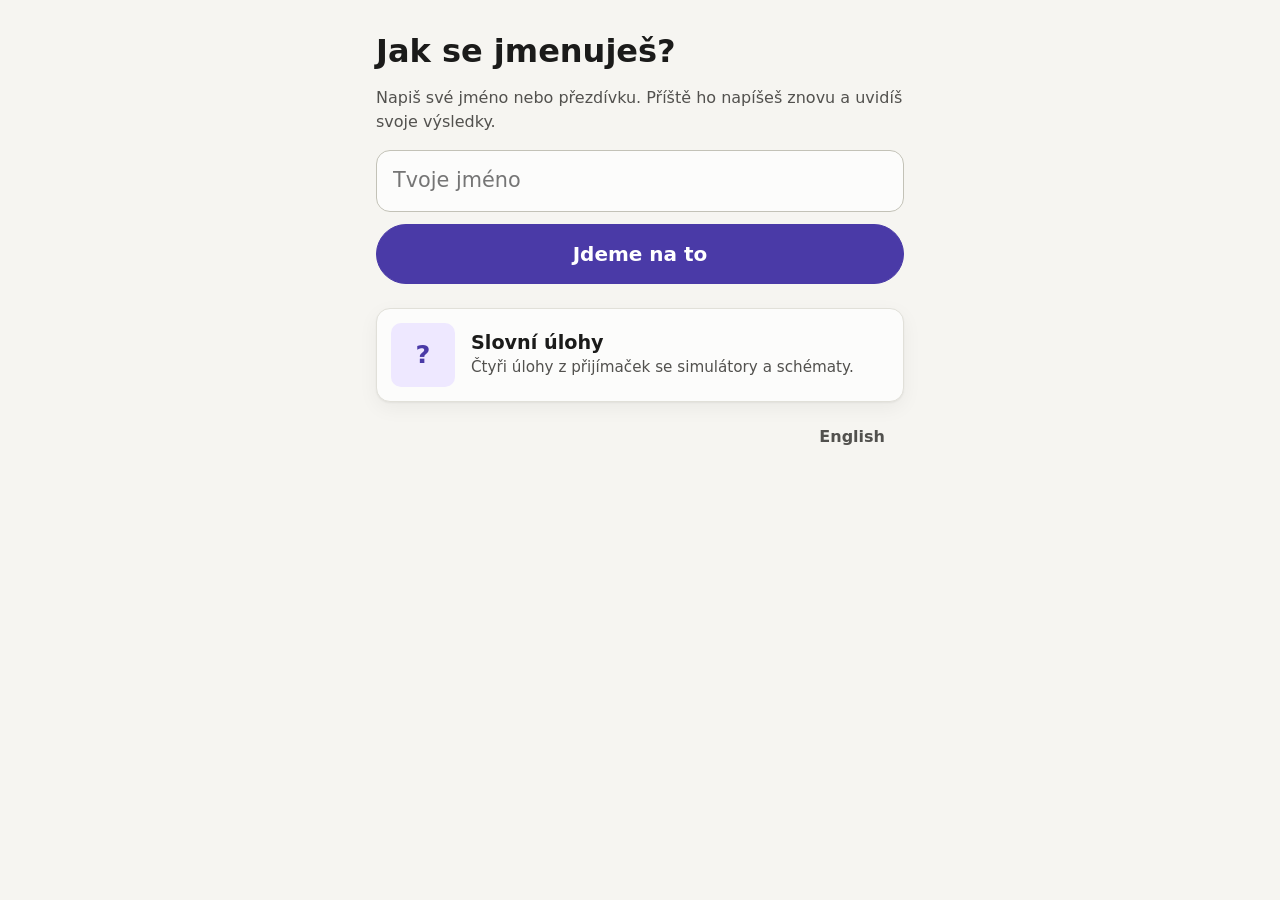
<file: index.html>
<!doctype html>
<html lang="cs">
<head>
<meta charset="utf-8">
<meta name="viewport" content="width=device-width, initial-scale=1, viewport-fit=cover">
<title>Matika</title>
<link rel="stylesheet" href="shared/core.css">
<link rel="manifest" href="manifest.webmanifest">
<meta name="theme-color" content="#4a3aa7">
<link rel="icon" href="icons/icon-192.png">
<link rel="apple-touch-icon" href="icons/icon-192.png">
<meta name="description" content="Procvičuj násobilku a slovní úlohy z přijímaček.">
<meta property="og:type" content="website">
<meta property="og:title" content="Matika – násobilka a slovní úlohy">
<meta property="og:description" content="Malé aplikace na procvičování matematiky pro každé dítě zvlášť.">
<meta property="og:image" content="https://jcepl.github.io/matika/icons/og.png">
<meta property="og:image:width" content="1200">
<meta property="og:image:height" content="630">
<meta name="twitter:card" content="summary_large_image">
<style>
  main.wrap { max-width: 560px; padding: 20px 16px calc(32px + env(safe-area-inset-bottom)); }
  h1 { font-size: 2rem; margin-top: 12px; }
  .lead { color: var(--ink-2); }
  .block { margin: 0 0 16px; }
  .name-form { display: grid; gap: 12px; margin: 16px 0 24px; }
  .name-form input { max-width: none; width: 100%; font-size: 1.3rem; padding: 14px 16px; border-radius: 14px; }
  .name-form .btn { width: 100%; }
  .me { display: flex; align-items: baseline; justify-content: space-between; gap: 12px; flex-wrap: wrap; }
  .meter { height: 12px; border-radius: 999px; background: var(--none); display: flex; overflow: hidden; gap: 2px; margin: 10px 0 8px; }
  .meter span { display: block; height: 100%; }
  .meter .good { background: var(--good); }
  .meter .warn { background: var(--warn); }
  .meter .bad { background: var(--bad); }
  .legend { display: flex; flex-wrap: wrap; gap: 4px 16px; font-size: .9rem; color: var(--ink-2); }
  .app { display: flex; align-items: center; gap: 16px; text-decoration: none; color: var(--ink); background: var(--surface); border: 1px solid var(--line); border-radius: var(--radius); box-shadow: var(--shadow); padding: 14px; margin-bottom: 12px; min-height: 88px; }
  .app:active { background: var(--surface-2); }
  .app svg { width: 64px; height: 64px; flex: none; border-radius: 10px; background: var(--accent); padding: 4px; }
  .app h3 { margin: 0 0 2px; font-size: 1.2rem; }
  .app p { margin: 0; color: var(--ink-2); font-size: .95rem; }
  .app .ico { width: 64px; height: 64px; flex: none; border-radius: 10px; background: #eee8ff; color: var(--accent); display: grid; place-items: center; font-size: 1.6rem; font-weight: 800; }
  .row { display: flex; gap: 8px; flex-wrap: wrap; align-items: center; justify-content: space-between; margin-top: 8px; }
  .row .btn { min-height: 44px; }
  .msg { color: var(--ink-2); min-height: 1.5em; }
</style>
</head>
<body>
<main class="wrap" id="app"></main>

<script src="shared/core.js"></script>
<script src="nasobilka/stats.js"></script>
<script>
(() => {
  const M = Matika;
  M.addStrings({
    cs: {
      'u.who': 'Jak se jmenuješ?',
      'u.lead': 'Napiš své jméno nebo přezdívku. Příště ho napíšeš znovu a uvidíš svoje výsledky.',
      'u.name': 'Tvoje jméno',
      'u.go': 'Jdeme na to',
      'u.hello': 'Ahoj, {name}!',
      'u.back': 'Vítej zpátky, {name}!',
      'u.auto': 'Jde samo {g} ze 100',
      'u.results': 'Moje výsledky',
      'u.notMe': 'Nejsem {name}',
      'u.apps': 'Co budeme dělat?',
      'u.linked': 'Zařízení je připojené.',
      'app.nasobilka': 'Násobilka',
      'app.nasobilka.d': 'Procvič si násobení a uvidíš, co už ti jde samo.',
      'app.words': 'Slovní úlohy',
      'app.words.d': 'Čtyři úlohy z přijímaček se simulátory a schématy.',
      'st.good': 'Jde samo', 'st.warn': 'Skoro', 'st.bad': 'Trénovat', 'st.none': 'Nevyzkoušeno',
      'u.lang': 'English',
    },
    en: {
      'u.who': 'What is your name?',
      'u.lead': 'Type your name or nickname. Next time type it again and you will see your results.',
      'u.name': 'Your name',
      'u.go': "Let's go",
      'u.hello': 'Hi, {name}!',
      'u.back': 'Welcome back, {name}!',
      'u.auto': 'Automatic: {g} of 100',
      'u.results': 'My results',
      'u.notMe': "I'm not {name}",
      'u.apps': 'What shall we do?',
      'u.linked': 'This device is connected.',
      'app.nasobilka': 'Times tables',
      'app.nasobilka.d': 'Practise multiplication and see what is already automatic.',
      'app.words': 'Word problems',
      'app.words.d': 'Four Czech entrance exam problems with interactive models and diagrams.',
      'st.good': 'Automatic', 'st.warn': 'Almost', 'st.bad': 'Practise', 'st.none': 'Not tried',
      'u.lang': 'Čeština',
    },
  });

  const QCOL = ['#f2b705', '#2f6fd0', '#d03b3b', '#1c9a4a'];
  // the app's emblem: a 7 × 8 rectangle on a 10 × 10 lattice, split after 5
  const lattice = (a, b) => {
    let r = '';
    for (let y = 0; y < 10; y++) for (let x = 0; x < 10; x++) {
      const on = y < a && x < b;
      r += `<rect x="${x * 10 + 1}" y="${y * 10 + 1}" width="8" height="8" rx="1.8" fill="${on ? QCOL[(y >= 5 ? 2 : 0) + (x >= 5 ? 1 : 0)] : 'rgba(255,255,255,.22)'}"/>`;
    }
    return `<svg viewBox="0 0 100 100" aria-hidden="true">${r}</svg>`;
  };

  const $ = id => document.getElementById(id);
  let welcome = false;

  function render() {
    const t = M.t, me = M.current();
    const wordProblems = `<a class="app" href="slovni-ulohy/index.html"><span class="ico" aria-hidden="true">?</span><div><h3>${t('app.words')}</h3><p>${t('app.words.d')}</p></div></a>`;
    document.documentElement.lang = M.lang();
    if (!me) {
      $('app').innerHTML = `
        <h1>${t('u.who')}</h1>
        <p class="lead">${t('u.lead')}</p>
        <form class="name-form" id="nameForm">
          <input type="text" id="name" maxlength="24" autocomplete="off" autocapitalize="words" enterkeyhint="go" placeholder="${t('u.name')}" aria-label="${t('u.name')}" required>
          <button class="btn primary big" type="submit">${t('u.go')}</button>
        </form>
        ${wordProblems}
        <div class="row"><span></span><button class="btn ghost" id="lang">${t('u.lang')}</button></div>`;
      $('nameForm').onsubmit = e => {
        e.preventDefault();
        const name = $('name').value.trim().replace(/\s+/g, ' ');
        if (!name) return;
        const known = M.profiles().find(p => p.name.toLowerCase() === name.toLowerCase());
        if (known) { M.setCurrent(known.id); welcome = true; } else M.addProfile(name);
        render();
      };
    } else {
      const sm = NasobilkaStats.summarize(M.loadFor(me.id, 'nasobilka', null));
      const c = sm?.counts;
      const kinds = ['good', 'warn', 'bad', 'none'];
      $('app').innerHTML = `
        <h1>${t(welcome ? 'u.back' : 'u.hello', { name: M.esc(me.name) })}</h1>
        ${c ? `<div class="card block">
          <div class="me"><h2 style="margin:0">${t('u.auto', { g: c.good })}</h2>
            <a class="btn" href="nasobilka/index.html#map" style="text-decoration:none">${t('u.results')}</a></div>
          <div class="meter" role="img" aria-label="${kinds.map(k => `${t('st.' + k)} ${c[k]}`).join(', ')}">
            ${['good', 'warn', 'bad'].filter(k => c[k]).map(k => `<span class="${k}" style="width:${c[k]}%"></span>`).join('')}
          </div>
          <div class="legend">${kinds.map(k => `<span><span class="sw ${k}"></span> ${t('st.' + k)} ${c[k]}</span>`).join('')}</div>
        </div>` : ''}
        <h2>${t('u.apps')}</h2>
        <a class="app" href="nasobilka/index.html">${lattice(7, 8)}<div><h3>${t('app.nasobilka')}</h3><p>${t('app.nasobilka.d')}</p></div></a>
        ${wordProblems}
        <div class="row">
          <button class="btn ghost" id="notMe">${t('u.notMe', { name: M.esc(me.name) })}</button>
          <button class="btn ghost" id="lang">${t('u.lang')}</button>
        </div>
        <p class="msg" id="msg" aria-live="polite"></p>`;
      $('notMe').onclick = () => { M.setCurrent(null); welcome = false; render(); };
    }
    $('lang').onclick = () => { M.setLang(M.lang() === 'cs' ? 'en' : 'cs'); render(); };
  }

  M.setChildMode(true);
  const linked = M.syncFromHash();
  render();
  if (linked && $('msg')) $('msg').textContent = M.t('u.linked');
  if (M.syncConfig()) M.sync().then(r => { if (r.ok) render(); });
})();
</script>
</body>
</html>
</file>
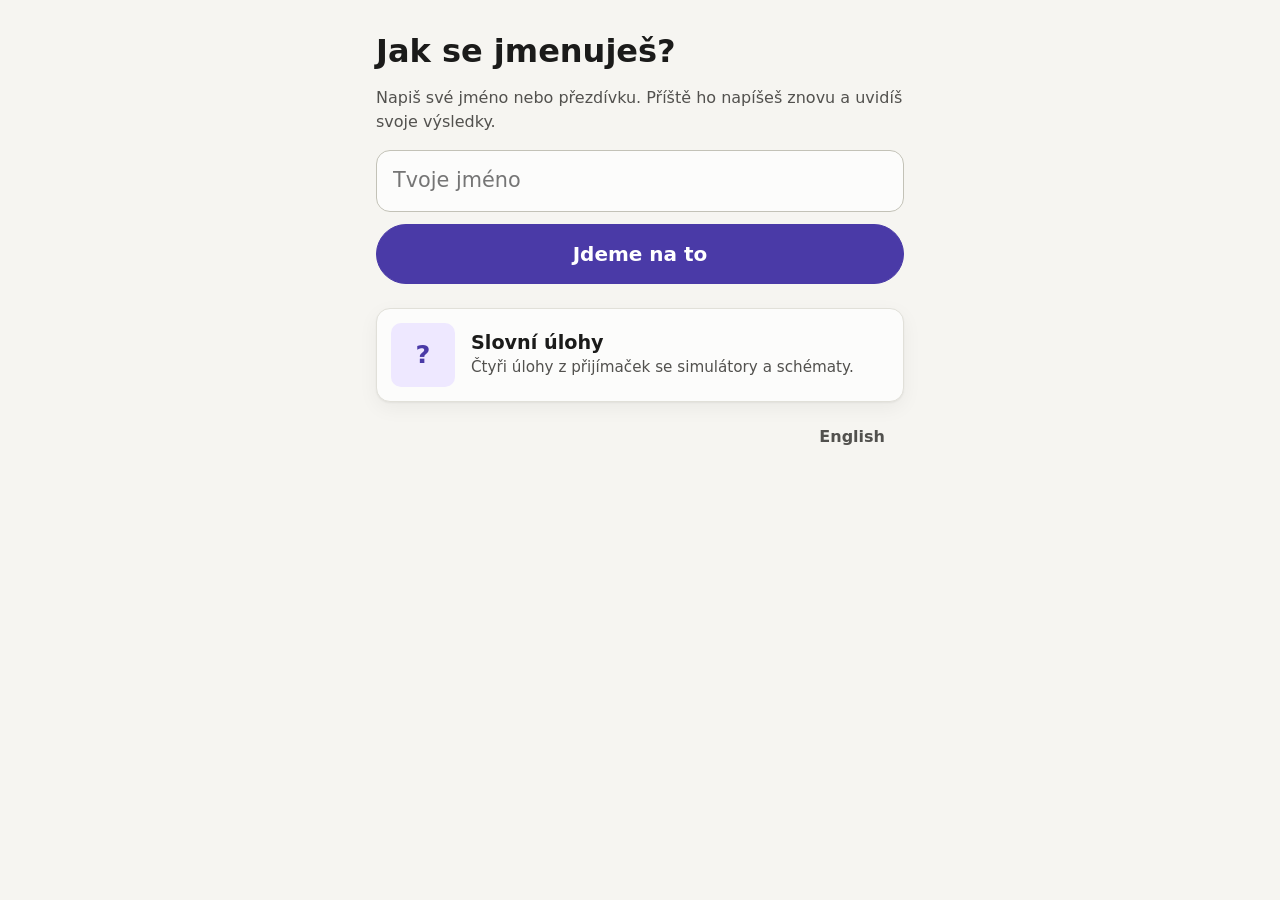
<file: nasobilka/index.html>
<!doctype html>
<html lang="cs">
<head>
<meta charset="utf-8">
<meta name="viewport" content="width=device-width, initial-scale=1, viewport-fit=cover">
<title>Násobilka</title>
<link rel="stylesheet" href="../shared/core.css">
<link rel="manifest" href="../manifest.webmanifest">
<meta name="theme-color" content="#4a3aa7">
<link rel="icon" href="../icons/icon-192.png">
<link rel="apple-touch-icon" href="../icons/icon-192.png">
<style>
  main.wrap { padding-top: 24px; }

  /* ---- start ---- */
  .start { max-width: 640px; margin: 0 auto; }
  .start h1 { font-size: 2rem; }
  .start .lead { color: var(--ink-2); }
  .start .block { margin: 22px 0; }
  .start .block h3 { margin-bottom: 10px; }
  .meter { height: 12px; border-radius: 999px; background: var(--none); display: flex; overflow: hidden; gap: 2px; margin: 8px 0 6px; }
  .meter span { display: block; height: 100%; }
  .meter .good { background: var(--good); }
  .meter .warn { background: var(--warn); }
  .meter .bad { background: var(--bad); }
  .meter-legend { display: flex; flex-wrap: wrap; gap: 4px 16px; font-size: .9rem; color: var(--ink-2); }
  .go { margin-top: 28px; }
  .adv summary { cursor: pointer; font-weight: 600; color: var(--ink-2); padding: 8px 0; }
  .adv h3 { margin-top: 8px; }

  /* ---- practice ---- */
  .practice { max-width: 440px; margin: 0 auto; display: flex; flex-direction: column; align-items: center; }
  .ptop { width: 100%; display: flex; align-items: center; gap: 12px; }
  .pbar { flex: 1; height: 8px; border-radius: 999px; background: var(--surface-2); overflow: hidden; }
  .pbar div { height: 100%; background: var(--accent); border-radius: 999px; transition: width .25s; }
  .pcount { font-size: .9rem; color: var(--muted); font-variant-numeric: tabular-nums; min-width: 4.5ch; text-align: right; }
  .problem {
    display: flex; align-items: baseline; justify-content: center; gap: .3em;
    font-size: clamp(3rem, 16vw, 5rem); font-weight: 700; font-variant-numeric: tabular-nums;
    margin: 36px 0 8px; letter-spacing: -.01em;
  }
  .problem .op, .problem .eq { color: var(--muted); font-weight: 500; }
  .answer {
    min-width: 2.3ch; text-align: center; border-bottom: 5px solid var(--line-strong);
    color: var(--accent); transition: color .15s, border-color .15s;
  }
  .answer:empty::before { content: "\00a0"; }
  .answer.ok { color: var(--good-ink); border-color: var(--good); }
  .answer.wrong { color: var(--bad-ink); border-color: var(--bad); text-decoration: line-through; text-decoration-thickness: 4px; }
  .answer.copy { border-color: var(--warn); }
  .hint { min-height: 3.2em; text-align: center; font-size: 1.15rem; color: var(--ink-2); margin: 4px 0 12px; }
  .hint strong { color: var(--ink); font-size: 1.4rem; }
  .keypad { display: grid; grid-template-columns: repeat(3, 1fr); gap: 10px; width: 100%; max-width: 340px; }
  .keypad button {
    font: inherit; font-size: 1.9rem; font-weight: 600; height: 68px; border-radius: 16px;
    border: 1px solid var(--line-strong); background: var(--surface); color: var(--ink);
    cursor: pointer; touch-action: manipulation; user-select: none; -webkit-user-select: none;
  }
  .keypad button:active { background: var(--surface-2); transform: scale(.97); }
  .keypad .k-ok { background: var(--accent); border-color: var(--accent); color: var(--on-accent); font-size: 1.4rem; }
  .keypad .k-del { font-size: 1.5rem; color: var(--ink-2); }
  @keyframes shake { 0%, 100% { transform: translateX(0); } 25% { transform: translateX(-8px); } 75% { transform: translateX(8px); } }
  .shake { animation: shake .25s 2; }

  /* ---- picture: the problem as a rectangle on a 10x10 lattice ---- */
  .viz { width: min(150px, 24vh); margin: 0 auto; }
  .viz:empty { display: none; }
  .viz svg { display: block; width: 100%; height: auto; }
  .viz .e { fill: var(--line); }
  .viz .q { fill: var(--accent); }
  .viz .n { font-size: 7.5px; fill: var(--muted); opacity: .6; font-variant-numeric: tabular-nums; }
  .viz .n.on { opacity: 1; }
  .viz .v2 { stroke: var(--bg); stroke-width: 1; opacity: .55; fill: none; }
  .viz .v5 { stroke: var(--bg); stroke-width: 2; opacity: .9; fill: none; }
  .detail-viz { width: 190px; margin: 12px 0 0; }

  /* ---- pet: little dragon / snail familiar beside the problem ---- */
  .practice { position: relative; }
  .fan { position: absolute; right: 0; top: 34px; width: clamp(66px, 19vw, 96px); pointer-events: none; animation: fanidle 2.6s ease-in-out infinite; }
  .fan[data-pet="none"] { display: none; }
  .fan svg { display: none; width: 100%; overflow: visible; }
  .fan[data-pet="dragon"] .dragon, .fan[data-pet="snail"] .snail { display: block; }
  .fan .m { display: none; }
  .fan .smile { display: inline; }
  .fan .fire { opacity: 0; }
  .fan .wing.l { transform-origin: 38px 58px; }
  .fan .wing.r { transform-origin: 62px 58px; }
  .fan .stalk.l { transform-origin: 17px 66px; }
  .fan .stalk.r { transform-origin: 27px 66px; }
  .fan .shell { transform-origin: 64px 84px; }
  @keyframes fanidle { 0%, 100% { transform: translateY(0); } 50% { transform: translateY(-3px); } }
  @keyframes fanjump { 0%, 100% { transform: translateY(0) scale(1, 1); } 20% { transform: translateY(0) scale(1.08, .92); } 50% { transform: translateY(-16px) scale(.95, 1.06); } 80% { transform: translateY(0) scale(1.05, .95); } }
  @keyframes fanoops { 0%, 100% { transform: rotate(0); } 25% { transform: rotate(-6deg); } 60% { transform: rotate(5deg); } }
  .fan.cheer { animation: fanjump .8s ease-out; }
  .fan.big { animation: fanjump 1s ease-out; }
  .fan.oops { animation: fanoops .9s ease-in-out; }
  .fan.cheer .smile, .fan.big .smile, .fan.oops .smile { display: none; }
  .fan.cheer .open, .fan.big .open { display: inline; }
  .fan.oops .flat { display: inline; }
  /* dragon: wings flap, fire puff on a big cheer, wings droop on a mistake */
  .fan.cheer .wing.l, .fan.big .wing.l { animation: flapl .26s ease-in-out 3; }
  .fan.cheer .wing.r, .fan.big .wing.r { animation: flapr .26s ease-in-out 3; }
  .fan.big .wing { animation-iteration-count: 4; }
  .fan.big .fire { animation: puff 1s ease-out; }
  .fan.oops .wing.l { transform: rotate(-35deg) translateY(6px); } .fan.oops .wing.r { transform: rotate(35deg) translateY(6px); }
  @keyframes flapl { 0%, 100% { transform: rotate(8deg); } 50% { transform: rotate(-30deg); } }
  @keyframes flapr { 0%, 100% { transform: rotate(-8deg); } 50% { transform: rotate(30deg); } }
  @keyframes puff { 0% { opacity: 0; transform: scale(.4); } 30% { opacity: 1; } 100% { opacity: 0; transform: scale(1.3) translateX(6px); } }
  .fan .fire circle { transform-box: fill-box; transform-origin: left center; }
  /* snail: eye stalks wiggle, shell wobbles; stalks droop on a mistake */
  .fan.cheer .stalk.l, .fan.big .stalk.l { animation: wigl .3s ease-in-out 3; }
  .fan.cheer .stalk.r, .fan.big .stalk.r { animation: wigr .3s ease-in-out 3; }
  .fan.big .stalk { animation-iteration-count: 4; }
  .fan.cheer .shell, .fan.big .shell { animation: wobble .4s ease-in-out 2; }
  .fan.oops .stalk.l { transform: rotate(-55deg); } .fan.oops .stalk.r { transform: rotate(55deg); }
  @keyframes wigl { 0%, 100% { transform: rotate(-12deg); } 50% { transform: rotate(14deg); } }
  @keyframes wigr { 0%, 100% { transform: rotate(12deg); } 50% { transform: rotate(-14deg); } }
  @keyframes wobble { 0%, 100% { transform: rotate(0); } 50% { transform: rotate(-9deg); } }
  @media (prefers-reduced-motion: reduce) { .fan, .fan * { animation: none !important; } }
  .fan.prev { position: static; width: 72px; animation: none; display: block; }
  .pets { display: flex; gap: 10px; flex-wrap: wrap; }
  .pet-tile { display: flex; flex-direction: column; align-items: center; gap: 4px; width: 104px; padding: 10px 6px; border: 2px solid var(--line); border-radius: 14px; background: var(--surface); color: var(--ink); font: inherit; font-size: .95rem; cursor: pointer; touch-action: manipulation; }
  .pet-tile[aria-pressed="true"] { border-color: var(--accent); background: var(--surface-2); font-weight: 600; }
  .pet-tile:hover .fan.prev { animation: fanjump .8s ease-out; }
  .pet-none { width: 72px; height: 72px; display: flex; align-items: center; justify-content: center; font-size: 2rem; color: var(--muted); }

  /* ---- feedback: stars on a quick correct answer, faint red tint on a mistake ---- */
  .fx-stars { position: fixed; left: 50%; top: 38%; z-index: 20; pointer-events: none; }
  .fx-stars span { position: absolute; font-size: 1.8rem; opacity: 0; animation: star .9s ease-out var(--d) forwards; }
  @keyframes star { 0% { opacity: 0; transform: translate(0, 0) scale(.3); } 25% { opacity: 1; } 100% { opacity: 0; transform: translate(var(--dx), var(--dy)) scale(1.2) rotate(40deg); } }
  .fx-red { position: fixed; inset: 0; z-index: 20; pointer-events: none; background: radial-gradient(circle, rgba(220, 40, 40, 0) 40%, rgba(220, 40, 40, .22) 100%); animation: redfade .9s ease-out forwards; }
  @keyframes redfade { 0% { opacity: 0; } 20% { opacity: 1; } 100% { opacity: 0; } }

  /* ---- summary ---- */
  .summary { max-width: 640px; margin: 0 auto; }
  .summary .score { font-size: 1.3rem; }
  .fact-chips { display: flex; flex-wrap: wrap; gap: 6px; margin: 8px 0 20px; }
  .fact { padding: 4px 12px; border-radius: 999px; font-weight: 600; font-variant-numeric: tabular-nums; }
  .fact.good { background: var(--good); color: var(--on-good); }
  .fact.bad { background: var(--bad); color: var(--on-bad); }

  /* ---- map ---- */
  .tiles { display: grid; grid-template-columns: repeat(4, 1fr); gap: 12px; margin-bottom: 20px; }
  .tile { padding: 14px 16px; }
  .tile .v { font-size: 1.9rem; font-weight: 700; line-height: 1.1; }
  .tile .l { font-size: .9rem; color: var(--ink-2); display: flex; align-items: center; gap: 6px; }
  .map-grid { display: grid; grid-template-columns: minmax(0, 1.25fr) minmax(0, 1fr); gap: 20px; align-items: start; }
  .hm { display: grid; grid-template-columns: repeat(11, minmax(0, 1fr)); gap: 3px; }
  .hm .h { display: flex; align-items: center; justify-content: center; font-weight: 700; color: var(--ink-2); font-size: .95rem; }
  .hm .corner { color: var(--muted); font-weight: 500; }
  .cell {
    aspect-ratio: 1; border: 0; border-radius: 6px; padding: 0; cursor: pointer;
    font: inherit; font-size: clamp(.62rem, 1.6vw, .85rem); font-weight: 600; font-variant-numeric: tabular-nums;
    position: relative; touch-action: manipulation;
  }
  .cell.good { background: var(--good); color: var(--on-good); }
  .cell.warn { background: var(--warn); color: var(--on-warn); }
  .cell.bad { background: var(--bad); color: var(--on-bad); }
  .cell.none { background: var(--none); color: var(--on-none); }
  /* only one attempt so far: hatched, to be confirmed */
  .cell.prov { background-image: repeating-linear-gradient(45deg, transparent 0 5px, rgba(255, 255, 255, .3) 5px 7px); }
  .cell.sel { outline: 3px solid var(--ink); outline-offset: 1px; z-index: 1; }
  .cell:focus-visible { outline: 3px solid var(--accent); outline-offset: 1px; z-index: 2; }
  .legend { display: flex; flex-wrap: wrap; gap: 6px 16px; font-size: .9rem; color: var(--ink-2); margin: 12px 0 0; }
  .legend .sw.prov { background: var(--good) repeating-linear-gradient(45deg, transparent 0 3px, rgba(255, 255, 255, .5) 3px 5px); }
  .axis-note { font-size: .85rem; color: var(--muted); margin-top: 8px; }

  .detail h3 { font-size: 1.6rem; font-variant-numeric: tabular-nums; margin-bottom: 6px; }
  .badge { display: inline-flex; align-items: center; gap: 6px; font-weight: 600; font-size: .95rem; }
  .detail table { width: 100%; border-collapse: collapse; font-size: .95rem; margin: 10px 0 14px; font-variant-numeric: tabular-nums; }
  .detail th { text-align: left; font-weight: 600; color: var(--muted); font-size: .8rem; text-transform: uppercase; letter-spacing: .04em; padding: 4px 6px; border-bottom: 1px solid var(--line); }
  .detail td { padding: 6px; border-bottom: 1px solid var(--line); }
  .detail td.ok { color: var(--good-ink); font-weight: 700; }
  .detail td.no { color: var(--bad-ink); font-weight: 700; }
  .detail .kv { margin: 4px 0; color: var(--ink-2); }
  .detail .kv b { color: var(--ink); }

  .tip {
    position: fixed; z-index: 10; pointer-events: none; background: var(--ink); color: var(--bg);
    padding: 8px 10px; border-radius: 8px; font-size: .85rem; line-height: 1.35; max-width: 220px;
    font-variant-numeric: tabular-nums;
  }

  .history { margin-top: 20px; }
  .history svg { width: 100%; height: auto; display: block; overflow: visible; }
  .history .grid-line { stroke: var(--line); stroke-width: 1; }
  .history .axis-t { fill: var(--muted); font-size: 11px; font-variant-numeric: tabular-nums; }
  .history .seg-good { fill: var(--good); }
  .history .seg-warn { fill: var(--warn); }
  .history .seg-bad { fill: var(--bad); }
  .history .seg-none { fill: var(--none); }
  .history .hit { fill: transparent; cursor: default; }
  .history .hit:hover { fill: var(--ink); fill-opacity: .06; }
  .rules { margin-top: 20px; }
  .rules ul { margin: 0; padding-left: 1.2em; color: var(--ink-2); }
  .rules li { margin: 4px 0; }

  /* ---- settings ---- */
  .settings { max-width: 640px; margin: 0 auto; }
  .settings .card { margin-bottom: 16px; }
  .inline { display: flex; gap: 10px; align-items: center; flex-wrap: wrap; }

  @media (max-width: 760px) {
    .map-grid { grid-template-columns: 1fr; }
    .tiles { grid-template-columns: repeat(2, 1fr); }
    .hm { gap: 2px; }
    .problem { margin-top: 24px; }
  }
</style>
</head>
<body>
<header class="topbar" id="topbar">
  <a class="back" href="../index.html" data-i18n="back"></a>
  <span class="who" id="who"></span>
  <nav class="tabs" role="tablist">
    <button role="tab" data-view="start" data-i18n="tab.practice"></button>
    <button role="tab" data-view="map" data-i18n="tab.map"></button>
    <button role="tab" data-view="settings" data-i18n="tab.settings"></button>
  </nav>
</header>

<main class="wrap">
  <section class="view start" id="view-start" hidden></section>

  <section class="view practice" id="view-practice" hidden>
    <div class="ptop">
      <div class="pbar"><div id="pfill"></div></div>
      <span class="pcount" id="pcount"></span>
      <button class="btn ghost" id="quit" data-i18n="practice.quit"></button>
    </div>
    <div class="problem" aria-live="polite">
      <span id="qa"></span><span class="op" id="op"></span><span id="qb"></span><span class="eq">=</span><span class="answer" id="answer"></span>
    </div>
    <div class="fan" id="fan" data-pet="dragon" aria-hidden="true">
      <svg class="pet dragon" viewBox="0 0 100 100">
        <path d="M70 84Q94 86 92 62" stroke="#4cae78" stroke-width="9" fill="none" stroke-linecap="round"/>
        <path d="M88 56l8 10-12 2z" fill="#f4b73e"/>
        <path class="wing l" d="M34 60Q8 46 12 26Q26 36 42 50Z" fill="#8bd9a8"/>
        <path class="wing r" d="M66 60Q92 46 88 26Q74 36 58 50Z" fill="#8bd9a8"/>
        <ellipse cx="38" cy="92" rx="9" ry="5" fill="#3d9a66"/><ellipse cx="62" cy="92" rx="9" ry="5" fill="#3d9a66"/>
        <ellipse cx="50" cy="70" rx="24" ry="22" fill="#4cae78"/><ellipse cx="50" cy="76" rx="14" ry="14" fill="#f2e3a4"/>
        <g class="head">
          <path d="M35 28L30 10l14 12z" fill="#f4b73e"/><path d="M65 28L70 10L56 22z" fill="#f4b73e"/>
          <circle cx="50" cy="42" r="21" fill="#4cae78"/>
          <circle cx="41" cy="39" r="5" fill="#fff"/><circle cx="59" cy="39" r="5" fill="#fff"/>
          <circle cx="42" cy="40" r="2.5" fill="#25323a"/><circle cx="58" cy="40" r="2.5" fill="#25323a"/>
          <circle cx="33" cy="49" r="4" fill="#ff9dbf" opacity=".6"/><circle cx="67" cy="49" r="4" fill="#ff9dbf" opacity=".6"/>
          <path class="m smile" d="M43 50q7 6 14 0" stroke="#25323a" stroke-width="2.6" fill="none" stroke-linecap="round"/>
          <path class="m open" d="M42 49q8 13 16 0z" fill="#7a2e3a"/>
          <path class="m flat" d="M44 53q6-2.5 12 0" stroke="#25323a" stroke-width="2.6" fill="none" stroke-linecap="round"/>
        </g>
        <g class="fire"><circle cx="72" cy="52" r="6" fill="#f4813e"/><circle cx="82" cy="49" r="4" fill="#ffd978"/><circle cx="64" cy="54" r="3.5" fill="#ffd978"/></g>
      </svg>
      <svg class="pet snail" viewBox="0 0 100 100">
        <path d="M6 90Q6 78 22 78H84Q97 80 95 90Q93 94 84 94H14Q6 94 6 90Z" fill="#8fd18c"/>
        <ellipse cx="22" cy="74" rx="13" ry="15" fill="#8fd18c"/>
        <g class="stalk l"><path d="M17 66L12 44" stroke="#8fd18c" stroke-width="5" stroke-linecap="round"/><circle cx="12" cy="40" r="6" fill="#fff" stroke="#8fd18c" stroke-width="1.5"/><circle cx="12.5" cy="40.5" r="2.7" fill="#25323a"/></g>
        <g class="stalk r"><path d="M27 66L33 44" stroke="#8fd18c" stroke-width="5" stroke-linecap="round"/><circle cx="33" cy="40" r="6" fill="#fff" stroke="#8fd18c" stroke-width="1.5"/><circle cx="33.5" cy="40.5" r="2.7" fill="#25323a"/></g>
        <g class="shell"><circle cx="64" cy="58" r="27" fill="#e8933a"/>
          <path d="M60 58m0 0a4 4 0 1 1 8 0a9 9 0 1 1-18 0a15 15 0 1 1 30 0a21 21 0 1 1-42 0" transform="translate(4 0)" stroke="#b8641a" stroke-width="3" fill="none" stroke-linecap="round"/></g>
        <circle cx="16" cy="80" r="3" fill="#ff9dbf" opacity=".6"/>
        <path class="m smile" d="M18 80q5 5 10 0" stroke="#25323a" stroke-width="2.4" fill="none" stroke-linecap="round"/>
        <path class="m open" d="M18 79q5 10 10 0z" fill="#7a2e3a"/>
        <path class="m flat" d="M19 83q4-2 8 0" stroke="#25323a" stroke-width="2.4" fill="none" stroke-linecap="round"/>
      </svg>
    </div>
    <div class="viz" id="viz"></div>
    <p class="hint" id="hint"></p>
    <div class="keypad" id="keypad">
      <button data-k="1">1</button><button data-k="2">2</button><button data-k="3">3</button>
      <button data-k="4">4</button><button data-k="5">5</button><button data-k="6">6</button>
      <button data-k="7">7</button><button data-k="8">8</button><button data-k="9">9</button>
      <button data-k="del" class="k-del" aria-label="⌫">⌫</button><button data-k="0">0</button><button data-k="ok" class="k-ok">OK</button>
    </div>
  </section>

  <section class="view summary" id="view-summary" hidden></section>
  <section class="view" id="view-map" hidden></section>
  <section class="view settings" id="view-settings" hidden></section>
</main>

<div class="tip" id="tip" hidden></div>

<script src="../shared/core.js"></script>
<script src="stats.js"></script>
<script src="nasobilka.js"></script>
</body>
</html>
</file>
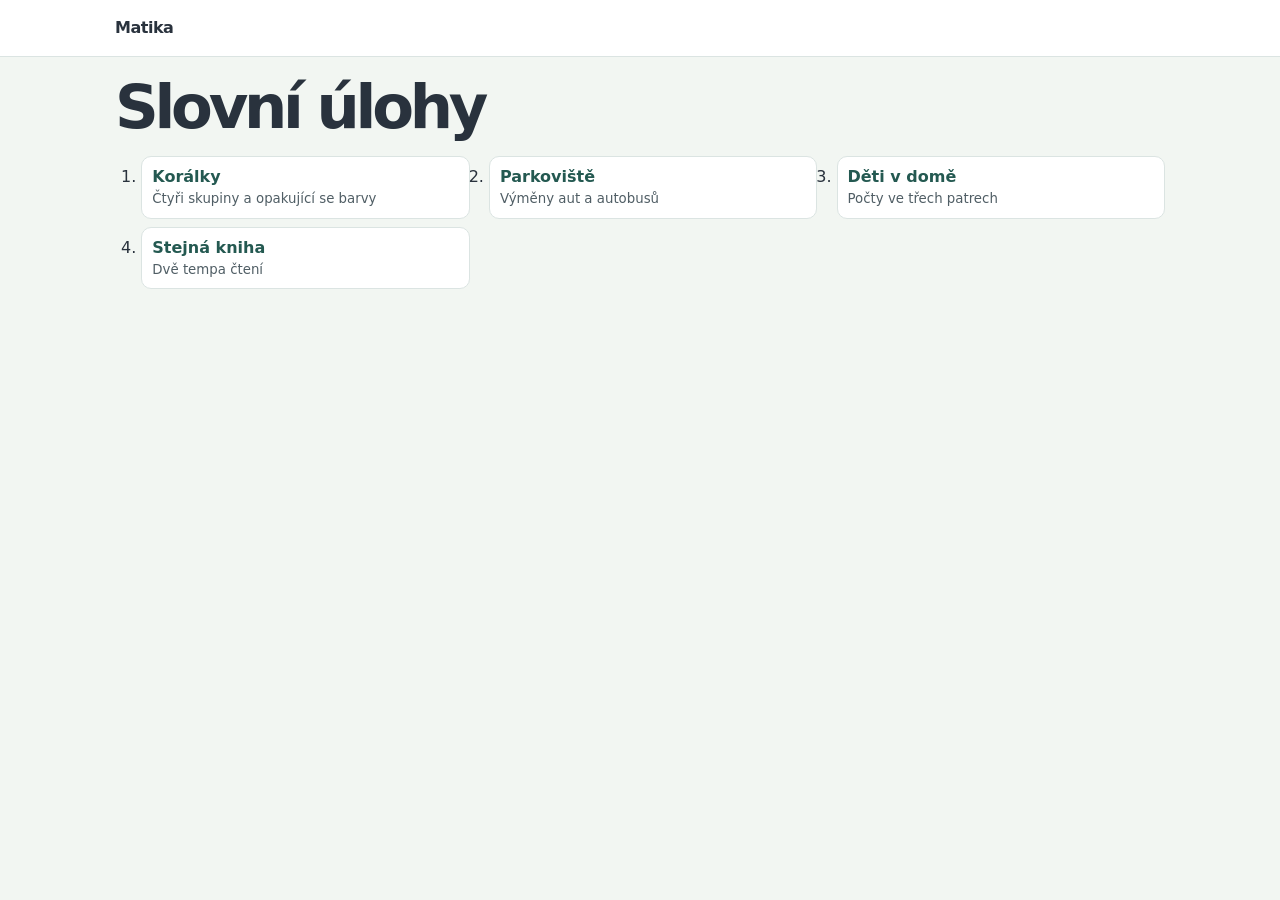
<file: slovni-ulohy/index.html>
<!doctype html>
<html lang="cs">
<head>
<meta charset="utf-8">
<meta name="viewport" content="width=device-width, initial-scale=1">
<title>Slovní úlohy · Matika</title>
<link rel="stylesheet" href="ulohy.css">
</head>
<body>
<header>
  <div class="shell top"><a class="brand" href="../index.html">Matika</a></div>
</header>
<main class="shell">
  <h1>Slovní úlohy</h1>
  <ol class="task-list">
    <li><a href="koralky.html">Korálky<small>Čtyři skupiny a opakující se barvy</small></a></li>
    <li><a href="parkoviste.html">Parkoviště<small>Výměny aut a autobusů</small></a></li>
    <li><a href="deti-v-dome.html">Děti v domě<small>Počty ve třech patrech</small></a></li>
    <li><a href="stejna-kniha.html">Stejná kniha<small>Dvě tempa čtení</small></a></li>
  </ol>
</main>
</body>
</html>
</file>
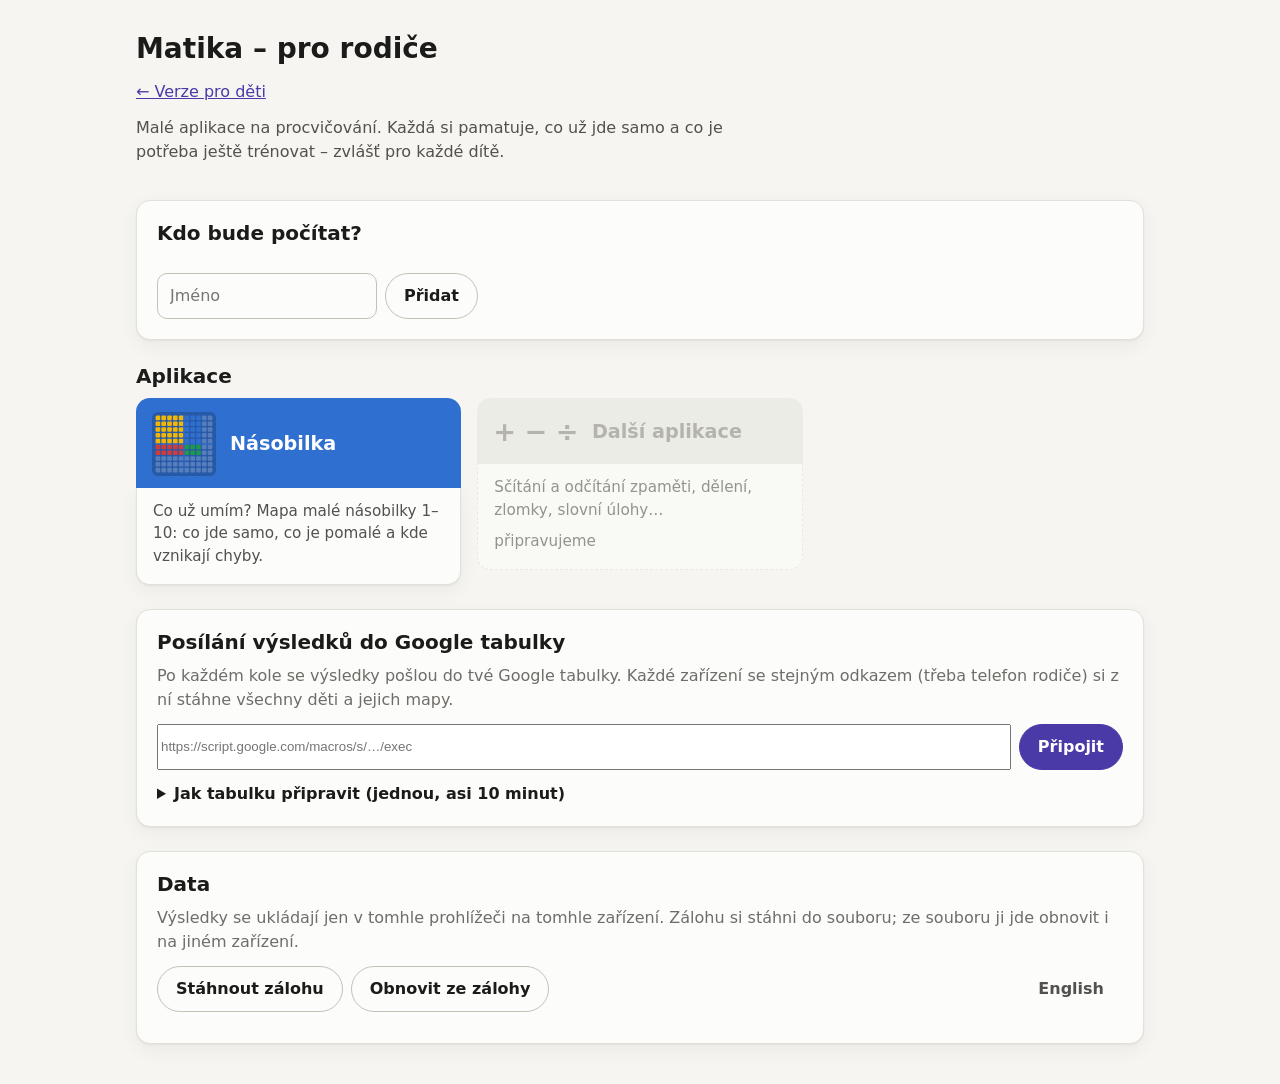
<file: parent.html>
<!doctype html>
<html lang="cs">
<head>
<meta charset="utf-8">
<meta name="viewport" content="width=device-width, initial-scale=1, viewport-fit=cover">
<title>Matika – pro rodiče</title>
<link rel="stylesheet" href="shared/core.css">
<link rel="manifest" href="manifest.webmanifest">
<meta name="theme-color" content="#4a3aa7">
<link rel="icon" href="icons/icon-192.png">
<link rel="apple-touch-icon" href="icons/icon-192.png">
<meta name="robots" content="noindex">
<style>
  header.hero { padding: 32px 16px 8px; max-width: 1040px; margin: 0 auto; }
  header.hero p { color: var(--ink-2); max-width: 60ch; }
  section { margin-bottom: 24px; }
  /* flat coloured bricks */
  :root { --b-blue: #2f6fd0; --b-red: #d03b3b; --b-yellow: #f2b705; --b-green: #1c9a4a; --b-ink: #fff; }
  .brick {
    position: relative; border-radius: 12px;
    background: var(--brick, var(--b-blue)); color: var(--b-ink);
    box-shadow: none;
  }
  .brick.yellow { --brick: var(--b-yellow); --b-ink: #1b1b1a; }
  .brick.red { --brick: var(--b-red); }
  .brick.green { --brick: var(--b-green); }
  .brick.blue { --brick: var(--b-blue); }

  .kids { display: grid; grid-template-columns: repeat(auto-fill, minmax(230px, 1fr)); gap: 12px; }
  .kid { display: grid; grid-template-columns: 1fr auto; align-items: center; padding: 12px 14px 12px 16px; gap: 2px 10px; }
  .kid.cur { outline: 3px solid var(--ink); outline-offset: 3px; }
  .kid .pick { all: unset; cursor: pointer; display: block; grid-column: 1; min-width: 0; }
  .kid .pick:focus-visible { outline: 3px solid var(--ink); outline-offset: 4px; border-radius: 6px; }
  .kid .nm { font-weight: 700; font-size: 1.2rem; overflow: hidden; text-overflow: ellipsis; white-space: nowrap; }
  .kid .x { grid-column: 2; grid-row: 1; border: 0; background: none; color: inherit; opacity: .7; cursor: pointer; font-size: 1.2rem; padding: 4px 6px; }
  .kid .stat { grid-column: 1 / -1; margin-top: 6px; }
  .kid .meter { height: 10px; border-radius: 999px; background: rgba(0, 0, 0, .25); display: flex; overflow: hidden; gap: 2px; }
  .kid .meter span { display: block; height: 100%; background: #fff; }
  .kid .meter .warn { background: #ffd24a; }
  .kid .meter .bad { background: #ff7b7b; }
  .kid .meter .good { background: #8df08d; }
  .kid .sub { font-size: .85rem; opacity: .92; margin-top: 5px; display: flex; justify-content: space-between; gap: 8px; }
  .kid .sub a { color: inherit; font-weight: 700; text-decoration: none; background: rgba(0, 0, 0, .22); padding: 3px 10px; border-radius: 999px; white-space: nowrap; }
  .kid .sub a:hover { background: rgba(0, 0, 0, .35); }
  .kid .sub a:focus-visible { outline: 3px solid var(--b-ink); outline-offset: 2px; }
  .add-form { display: flex; gap: 8px; flex-wrap: wrap; margin-top: 18px; }

  .apps { display: grid; grid-template-columns: repeat(auto-fill, minmax(250px, 1fr)); gap: 16px; }
  .app { position: relative; display: block; text-decoration: none; color: var(--ink); }
  .app .top { padding: 14px 16px 12px; display: flex; align-items: center; gap: 14px; }
  .app .top svg { width: 64px; height: 64px; flex: none; border-radius: 6px; background: rgba(0, 0, 0, .2); padding: 3px; }
  .app .top .ico { font-weight: 800; font-size: 1.7rem; letter-spacing: -.02em; }
  .app .body { background: var(--surface); border: 1px solid var(--line); border-top: 0; border-radius: 0 0 var(--radius) var(--radius); padding: 12px 16px 16px; box-shadow: var(--shadow); }
  .app .brick { margin-top: 0; border-radius: var(--radius) var(--radius) 0 0; }
  .app h3 { margin: 0; font-size: 1.2rem; }
  .app p { color: var(--ink-2); margin: 0; font-size: .95rem; }
  a.app:hover .body { border-color: var(--accent); }
  a.app:focus-visible { outline: 3px solid var(--accent); outline-offset: 4px; border-radius: 12px; }
  .app.soon { opacity: .6; }
  .app.soon .brick { --brick: var(--none); --b-ink: var(--on-none); }
  .app.soon .body { border-style: dashed; box-shadow: none; }
  .row { display: flex; gap: 8px; flex-wrap: wrap; align-items: center; }
  .note { font-size: .9rem; color: var(--muted); margin-top: 10px; }
  .sync-form { display: flex; gap: 8px; flex-wrap: wrap; margin: 12px 0; }
  .sync-form input { max-width: none; flex: 1 1 280px; }
  .status { margin: 8px 0 12px; }
  .status.err { color: var(--bad-ink); }
  .steps { color: var(--ink-2); padding-left: 1.2em; margin: 8px 0; }
  .steps li { margin: 6px 0; }
  details summary { cursor: pointer; font-weight: 600; margin-top: 8px; }
  pre.code { background: var(--surface-2); border-radius: 10px; padding: 12px; max-height: 260px; overflow: auto; font-size: .78rem; }
</style>
</head>
<body>
<header class="hero">
  <h1 data-i18n="par.title"></h1>
  <p><a href="index.html" data-i18n="par.kids"></a></p>
  <p data-i18n="hub.lead"></p>
</header>

<main class="wrap">
  <section class="card">
    <h2 data-i18n="hub.who"></h2>
    <div class="kids" id="profiles"></div>
    <form class="add-form" id="addForm">
      <input type="text" id="newName" maxlength="24" autocomplete="off">
      <button class="btn" type="submit" data-i18n="hub.add"></button>
    </form>
  </section>

  <section>
    <h2 data-i18n="hub.apps"></h2>
    <div class="apps" id="apps"></div>
  </section>

  <section class="card">
    <h2 data-i18n="sync.title"></h2>
    <div id="syncBody"></div>
  </section>

  <section class="card">
    <h2 data-i18n="hub.data"></h2>
    <p class="muted" data-i18n="hub.dataLead"></p>
    <div class="row">
      <button class="btn" id="export" data-i18n="hub.export"></button>
      <button class="btn" id="importBtn" data-i18n="hub.import"></button>
      <input type="file" id="importFile" accept="application/json,.json" hidden>
      <span style="flex:1"></span>
      <button class="btn ghost" id="lang"></button>
    </div>
    <p class="note" id="msg" aria-live="polite"></p>
  </section>
</main>

<script src="shared/core.js"></script>
<script src="nasobilka/stats.js"></script>
<script>
(() => {
  const M = Matika;
  M.addStrings({
    cs: {
      'par.title': 'Matika – pro rodiče',
      'par.kids': '← Verze pro děti',
      'hub.title': 'Matika',
      'hub.lead': 'Malé aplikace na procvičování. Každá si pamatuje, co už jde samo a co je potřeba ještě trénovat – zvlášť pro každé dítě.',
      'hub.who': 'Kdo bude počítat?',
      'hub.add': 'Přidat',
      'hub.namePh': 'Jméno',
      'hub.remove': 'Smazat profil {name} a všechny jeho výsledky? Nejde to vrátit.',
      'kid.auto': 'Jde samo {g} ze 100',
      'kid.none': 'Zatím bez výsledků',
      'kid.stats': 'Statistika →',
      'kid.last': 'naposledy {when}',
      'hub.noProfile': 'Nejdřív přidej jméno.',
      'hub.apps': 'Aplikace',
      'hub.soon': 'připravujeme',
      'app.nasobilka': 'Násobilka',
      'app.nasobilka.d': 'Co už umím? Mapa malé násobilky 1–10: co jde samo, co je pomalé a kde vznikají chyby.',
      'app.more': 'Další aplikace',
      'app.more.d': 'Sčítání a odčítání zpaměti, dělení, zlomky, slovní úlohy…',
      'hub.data': 'Data',
      'hub.dataLead': 'Výsledky se ukládají jen v tomhle prohlížeči na tomhle zařízení. Zálohu si stáhni do souboru; ze souboru ji jde obnovit i na jiném zařízení.',
      'hub.export': 'Stáhnout zálohu',
      'hub.import': 'Obnovit ze zálohy',
      'hub.importConfirm': 'Obnovení nahradí všechna současná data v tomhle prohlížeči. Pokračovat?',
      'hub.imported': 'Záloha obnovena.',
      'hub.importFail': 'Tohle není záloha z Matiky.',
      'hub.lang': 'English',
      'sync.title': 'Posílání výsledků do Google tabulky',
      'sync.lead': 'Po každém kole se výsledky pošlou do tvé Google tabulky. Každé zařízení se stejným odkazem (třeba telefon rodiče) si z ní stáhne všechny děti a jejich mapy.',
      'sync.url': 'Odkaz na skript (Web app URL, končí /exec)',
      'sync.save': 'Připojit',
      'sync.howto': 'Jak tabulku připravit (jednou, asi 10 minut)',
      'sync.step1': 'Na drive.google.com založ novou Google tabulku, třeba „Matika – výsledky“.',
      'sync.step2': 'V tabulce: Rozšíření → Apps Script. Smaž, co tam je, a vlož skript níže. Ulož (ikona diskety).',
      'sync.step3': 'Vpravo nahoře Nasadit → Nové nasazení → ozubené kolo → Webová aplikace. Spustit jako: Já. Kdo má přístup: Kdokoli. Nasadit.',
      'sync.step4': 'Google se zeptá na oprávnění – povol je (u „aplikace není ověřená“ klikni Rozšířené → Přejít na…). Je to tvůj vlastní skript.',
      'sync.step5': 'Zkopíruj „Adresu URL webové aplikace“ a vlož ji sem.',
      'sync.script': 'Skript',
      'sync.copyScript': 'Zkopírovat skript',
      'sync.ok': 'Připojeno ke Google tabulce.',
      'sync.last': 'Naposledy synchronizováno {when}.',
      'sync.never': 'Zatím nesynchronizováno.',
      'sync.busy': 'Synchronizuji…',
      'sync.err': 'Poslední pokus selhal ({e}). Zkusí se znovu po dalším kole – bez internetu se nic neztratí.',
      'sync.now': 'Synchronizovat teď',
      'sync.link': 'Zkopírovat odkaz pro další zařízení',
      'sync.linkNote': 'Pošli odkaz na druhý telefon (třeba přes WhatsApp) a otevři ho v Chromu – zařízení se připojí samo. S odkazem jde výsledky číst, sdílej ho jen v rodině.',
      'sync.copied': 'Zkopírováno.',
      'sync.off': 'Odpojit',
      'sync.offConfirm': 'Odpojit toto zařízení? Data zůstanou tady i v tabulce, jen se přestanou posílat.',
      'sync.linked': 'Zařízení je připojené – výsledky se budou posílat do tabulky.',
    },
    en: {
      'par.title': 'Matika – for parents',
      'par.kids': '← Version for children',
      'hub.title': 'Maths',
      'hub.lead': 'Small practice apps. Each one remembers what is already automatic and what still needs practice – separately for each child.',
      'hub.who': 'Who is practising?',
      'hub.add': 'Add',
      'hub.namePh': 'Name',
      'hub.remove': 'Delete profile {name} and all of its results? This cannot be undone.',
      'kid.auto': 'Automatic: {g} of 100',
      'kid.none': 'No results yet',
      'kid.stats': 'Statistics →',
      'kid.last': 'last {when}',
      'hub.noProfile': 'Add a name first.',
      'hub.apps': 'Apps',
      'hub.soon': 'coming later',
      'app.nasobilka': 'Times tables',
      'app.nasobilka.d': 'What do I know? A map of the 1–10 times tables: what is automatic, what is slow and where mistakes happen.',
      'app.more': 'More apps',
      'app.more.d': 'Mental addition and subtraction, division, fractions, word problems…',
      'hub.data': 'Data',
      'hub.dataLead': 'Results are stored only in this browser on this device. Download a backup file; it can be restored here or on another device.',
      'hub.export': 'Download backup',
      'hub.import': 'Restore from backup',
      'hub.importConfirm': 'Restoring replaces all current data in this browser. Continue?',
      'hub.imported': 'Backup restored.',
      'hub.importFail': 'This is not a Matika backup.',
      'hub.lang': 'Čeština',
      'sync.title': 'Sending results to a Google Sheet',
      'sync.lead': 'After every round the results are sent to your Google Sheet. Any device with the same link (e.g. a parent\'s phone) pulls all children and their maps from it.',
      'sync.url': 'Script link (Web app URL, ends with /exec)',
      'sync.save': 'Connect',
      'sync.howto': 'How to prepare the sheet (once, about 10 minutes)',
      'sync.step1': 'At drive.google.com create a new Google Sheet, e.g. "Matika – results".',
      'sync.step2': 'In the sheet: Extensions → Apps Script. Delete what is there, paste the script below, save.',
      'sync.step3': 'Top right: Deploy → New deployment → gear icon → Web app. Execute as: Me. Who has access: Anyone. Deploy.',
      'sync.step4': 'Google asks for permission – allow it (on "app isn\'t verified" click Advanced → Go to…). It is your own script.',
      'sync.step5': 'Copy the "Web app URL" and paste it here.',
      'sync.script': 'Script',
      'sync.copyScript': 'Copy script',
      'sync.ok': 'Connected to a Google Sheet.',
      'sync.last': 'Last synced {when}.',
      'sync.never': 'Not synced yet.',
      'sync.busy': 'Syncing…',
      'sync.err': 'The last attempt failed ({e}). It retries after the next round – nothing is lost offline.',
      'sync.now': 'Sync now',
      'sync.link': 'Copy link for another device',
      'sync.linkNote': 'Send the link to the other phone (e.g. via WhatsApp) and open it in Chrome – the device connects itself. The link lets anyone read the results, so share it only within the family.',
      'sync.copied': 'Copied.',
      'sync.off': 'Disconnect',
      'sync.offConfirm': 'Disconnect this device? Data stays here and in the sheet, it just stops being sent.',
      'sync.linked': 'This device is connected – results will be sent to the sheet.',
    },
  });

  const BRICKS = ['blue', 'red', 'yellow', 'green'];
  const QCOL = ['#f2b705', '#2f6fd0', '#d03b3b', '#1c9a4a'];

  // the app's emblem: a 7 × 8 rectangle on a 10 × 10 lattice, split after 5 like in the practice picture
  const lattice = (a, b) => {
    let r = '';
    for (let y = 0; y < 10; y++) for (let x = 0; x < 10; x++) {
      const on = y < a && x < b;
      r += `<rect x="${x * 10 + 1}" y="${y * 10 + 1}" width="8" height="8" rx="1.8" fill="${on ? QCOL[(y >= 5 ? 2 : 0) + (x >= 5 ? 1 : 0)] : 'rgba(255,255,255,.22)'}"/>`;
    }
    return `<svg viewBox="0 0 100 100" aria-hidden="true">${r}<path d="M50 0V100M0 50H100" stroke="#2f6fd0" stroke-width="2"/></svg>`;
  };

  const APPS = [
    { href: 'nasobilka/index.html', key: 'nasobilka', color: 'blue', art: lattice(7, 8) },
    { ico: '+ − ÷', key: 'more', soon: true, color: 'blue' },
  ];

  const $ = id => document.getElementById(id);
  const msg = text => { $('msg').textContent = text; };

  function render() {
    M.applyI18n();
    const t = M.t;
    $('newName').placeholder = t('hub.namePh');
    $('lang').textContent = t('hub.lang');

    const cur = M.current();
    const fmtWhen = ts => new Date(ts).toLocaleDateString(M.lang() === 'cs' ? 'cs-CZ' : 'en-GB', { day: 'numeric', month: 'numeric' });
    $('profiles').innerHTML = M.profiles().map((p, i) => {
      const sm = NasobilkaStats.summarize(M.loadFor(p.id, 'nasobilka', null));
      const c = sm?.counts;
      const meter = c ? ['good', 'warn', 'bad'].filter(k => c[k]).map(k => `<span class="${k}" style="width:${c[k]}%"></span>`).join('') : '';
      return `
      <div class="kid brick ${BRICKS[i % BRICKS.length]}${cur?.id === p.id ? ' cur' : ''}">
        <button class="pick" data-id="${p.id}" aria-pressed="${cur?.id === p.id}">
          <span class="nm">${M.esc(p.name)}</span>
        </button>
        <button class="x" data-remove="${p.id}" aria-label="${M.esc(t('hub.remove', { name: p.name }))}">×</button>
        <div class="stat">
          <div class="meter" role="img" aria-label="${c ? t('kid.auto', { g: c.good }) : t('kid.none')}">${meter}</div>
          <div class="sub">
            <span>${c ? t('kid.auto', { g: c.good }) : t('kid.none')}${sm ? ` · ${t('kid.last', { when: fmtWhen(sm.last) })}` : ''}</span>
            <a href="nasobilka/index.html#map" data-stats="${p.id}">${t('kid.stats')}</a>
          </div>
        </div>
      </div>`;
    }).join('');

    $('apps').innerHTML = APPS.map(a => {
      const top = `<div class="brick ${a.color} top">${a.art || `<span class="ico">${a.ico}</span>`}<h3 style="color:inherit">${t('app.' + a.key)}</h3></div>`;
      const body = `<div class="body"><p>${t('app.' + a.key + '.d')}</p>${a.soon ? `<p class="small muted" style="margin-top:8px">${t('hub.soon')}</p>` : ''}</div>`;
      return a.soon ? `<div class="app soon">${top}${body}</div>` : `<a class="app" href="${a.href}" data-app>${top}${body}</a>`;
    }).join('');
    renderSync();
  }

  const copy = async (text, btn) => {
    try { await navigator.clipboard.writeText(text); btn.textContent = M.t('sync.copied'); }
    catch { prompt('', text); }
  };

  function renderSync(busy = false) {
    const t = M.t;
    const cfg = M.syncConfig();
    if (!cfg) {
      $('syncBody').innerHTML = `
        <p class="muted">${t('sync.lead')}</p>
        <form class="sync-form" id="syncForm">
          <input type="url" id="syncUrl" placeholder="https://script.google.com/macros/s/…/exec" aria-label="${t('sync.url')}" required>
          <button class="btn primary" type="submit">${t('sync.save')}</button>
        </form>
        <details id="howto"><summary>${t('sync.howto')}</summary>
          <ol class="steps">${[1, 2, 3, 4, 5].map(i => `<li>${t('sync.step' + i)}</li>`).join('')}</ol>
          <div class="row"><strong>${t('sync.script')}</strong><button class="btn" id="copyScript" type="button">${t('sync.copyScript')}</button></div>
          <pre class="code" id="script"></pre>
        </details>`;
      $('syncForm').onsubmit = e => {
        e.preventDefault();
        M.setSyncConfig({ url: $('syncUrl').value.trim() });
        runSync();
      };
      $('howto').ontoggle = async () => {
        if ($('script').textContent) return;
        try { $('script').textContent = await (await fetch('sheets/Code.gs')).text(); } catch { /* offline */ }
      };
      $('copyScript').onclick = e => copy($('script').textContent, e.target);
      return;
    }
    const when = cfg.last && new Date(cfg.last).toLocaleString(M.lang() === 'cs' ? 'cs-CZ' : 'en-GB',
      { day: 'numeric', month: 'numeric', hour: '2-digit', minute: '2-digit' });
    $('syncBody').innerHTML = `
      <p class="status">${t('sync.ok')} ${busy ? t('sync.busy') : when ? t('sync.last', { when }) : t('sync.never')}</p>
      ${cfg.error && !busy ? `<p class="status err">${t('sync.err', { e: M.esc(cfg.error) })}</p>` : ''}
      <div class="row">
        <button class="btn" id="syncNow" ${busy ? 'disabled' : ''}>${t('sync.now')}</button>
        <button class="btn" id="syncLink">${t('sync.link')}</button>
        <button class="btn ghost danger" id="syncOff">${t('sync.off')}</button>
      </div>
      <p class="note">${t('sync.linkNote')}</p>`;
    $('syncNow').onclick = runSync;
    $('syncLink').onclick = e => copy(M.setupLink(), e.target);
    $('syncOff').onclick = () => { if (confirm(t('sync.offConfirm'))) { M.setSyncConfig(null); renderSync(); } };
  }

  async function runSync() {
    renderSync(true);
    await M.sync();
    render();
  }

  $('profiles').addEventListener('click', e => {
    const st = e.target.closest('[data-stats]');
    if (st) { M.setCurrent(st.dataset.stats); return; }   // then the link opens that child's map
    const pick = e.target.closest('[data-id]');
    const del = e.target.closest('[data-remove]');
    if (pick) { M.setCurrent(pick.dataset.id); render(); }
    if (del) {
      const p = M.profiles().find(x => x.id === del.dataset.remove);
      if (p && confirm(M.t('hub.remove', { name: p.name }))) { M.removeProfile(p.id); render(); }
    }
  });

  $('addForm').addEventListener('submit', e => {
    e.preventDefault();
    const name = $('newName').value.trim();
    if (!name) return;
    M.addProfile(name);
    $('newName').value = '';
    render();
  });

  $('apps').addEventListener('click', e => {
    if (e.target.closest('[data-app]') && !M.current()) {
      e.preventDefault();
      msg('');
      $('newName').focus();
      alert(M.t('hub.noProfile'));
    }
  });

  $('export').addEventListener('click', () => M.exportAll());
  $('importBtn').addEventListener('click', () => $('importFile').click());
  $('importFile').addEventListener('change', async e => {
    const file = e.target.files[0];
    e.target.value = '';
    if (!file || !confirm(M.t('hub.importConfirm'))) return;
    try { M.importAll(await file.text()); render(); msg(M.t('hub.imported')); }
    catch { msg(M.t('hub.importFail')); }
  });

  $('lang').addEventListener('click', () => { M.setLang(M.lang() === 'cs' ? 'en' : 'cs'); render(); });

  M.setChildMode(false);
  const linked = M.syncFromHash();
  render();
  if (linked) msg(M.t('sync.linked'));
  if (M.syncConfig()) runSync();
})();
</script>
</body>
</html>
</file>
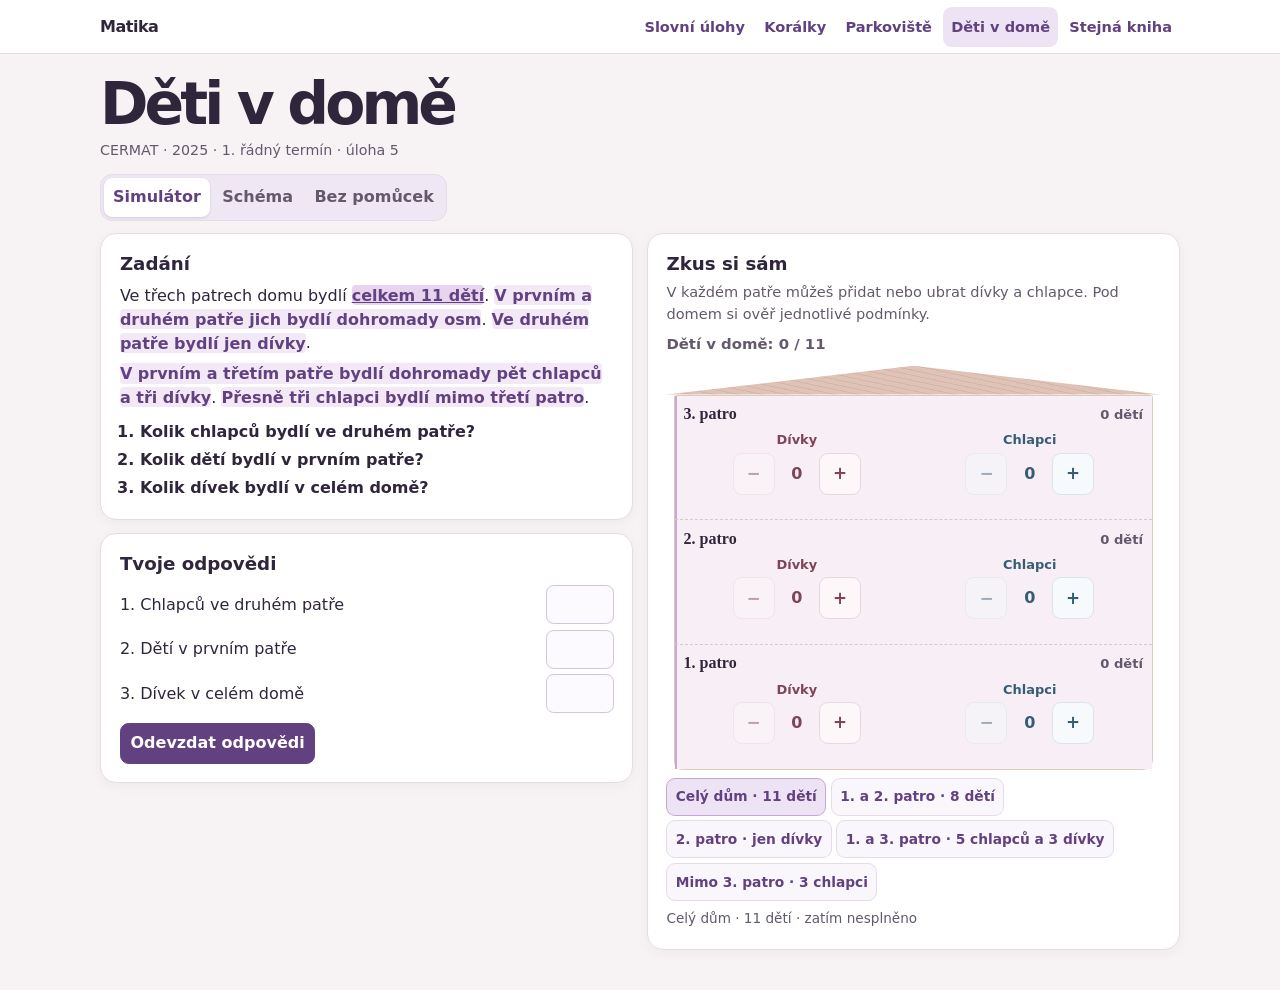
<file: slovni-ulohy/deti-v-dome.html>
<!doctype html>
<html lang="cs">
<head>
<meta charset="utf-8">
<meta name="viewport" content="width=device-width, initial-scale=1">
<title>Děti v domě · Matika</title>
<style>
  :root {
    color-scheme: light;
    --ink: #30263c; --muted: #63586c; --line: #e6dbe9; --accent: #624181;
    --paper: #f7f3f4; --house: #fffaf3; --girl: #804457; --boy: #365d73; --green: #285c47;
  }
  * { box-sizing: border-box; }
  [hidden] { display: none !important; }
  body { margin: 0; color: var(--ink); background: var(--paper); font: 1rem/1.48 ui-rounded, system-ui, sans-serif; }
  h1, h2, p { margin: 0; }
  button, input { font: inherit; }
  button { cursor: pointer; }
  button:disabled { opacity: .47; cursor: default; }
  :is(button, input, a):focus-visible { outline: 3px solid #8355ac; outline-offset: 2px; }
  header { background: #fff; border-bottom: 1px solid var(--line); }
  .top, main { width: min(1080px, calc(100% - 1.5rem)); margin-inline: auto; }
  .top { display: flex; align-items: center; justify-content: space-between; flex-wrap: wrap; gap: .25rem .9rem; padding-block: .42rem; }
  .brand { font-weight: 850; letter-spacing: -.03em; }
  .nav { display: flex; flex-wrap: wrap; align-items: center; gap: .2rem; }
  .nav a { display: inline-flex; align-items: center; min-height: 40px; padding-inline: .5rem; border-radius: .55rem; color: var(--accent); font-size: .91rem; font-weight: 730; text-decoration: none; }
  .nav a[aria-current] { background: #eee3f5; }
  .nav a:hover { text-decoration: underline; }
  main { padding-block: 1.25rem 2.5rem; }
  h1 { font-size: clamp(2.25rem, 5.5vw, 3.65rem); letter-spacing: -.067em; line-height: 1.04; }
  h2 { font-size: 1.14rem; line-height: 1.24; }
  .source { color: var(--muted); font-size: .89rem; margin-top: .3rem; }
  .modes { display: inline-flex; flex-wrap: wrap; gap: .2rem; padding: .18rem; background: #f0e7f4; border: 1px solid var(--line); border-radius: .75rem; }
  .modes { margin-block: .8rem; }
  .modes button { min-height: 39px; border: 0; border-radius: .52rem; padding: .3rem .57rem; font-weight: 730; background: transparent; color: var(--muted); }
  .modes button[aria-pressed="true"] { background: #fff; color: var(--accent); box-shadow: 0 1px 3px #35214522; }
  .layout { display: grid; grid-template-columns: minmax(0, 1fr) minmax(0, 1fr); gap: .82rem; align-items: start; }
  .layout.solo { grid-template-columns: minmax(0, 680px); }
  .stack { display: grid; gap: .82rem; }
  .card { min-width: 0; background: #fff; border: 1px solid var(--line); border-radius: 1rem; padding: clamp(.72rem, 3vw, 1.18rem); box-shadow: 0 3px 13px #3426470b; }
  .problem h2 { margin-bottom: .5rem; }
  .problem p { margin-top: .45rem; }
  .problem ol { margin: .67rem 0 0; padding-left: 1.25rem; font-weight: 685; }
  .problem li + li { margin-top: .28rem; }
  .phrase [role="button"] { padding-block: .04em; border-radius: .25rem; background: #f3e9f6; color: var(--accent); font-weight: 680; cursor: pointer; box-decoration-break: clone; -webkit-box-decoration-break: clone; }
  .phrase [role="button"][aria-pressed="true"] { background: #e7d5ef; text-decoration: underline; }
  .phrase [role="button"]:focus-visible { outline: 2px solid #8355ac; outline-offset: 2px; }
  .guide { color: var(--muted); margin: .35rem 0 .55rem; font-size: .91rem; }
  .sim-total { font-variant-numeric: tabular-nums; color: var(--muted); font-size: .93rem; font-weight: 740; }
  .house { max-width: 31rem; margin: .65rem auto .5rem; }
  .roof {
    height: 1.8rem;
    background: repeating-linear-gradient(12deg, #a87e7333 0 1px, transparent 1px 5px), #dfc3b7;
    clip-path: polygon(50% 0, 100% 100%, 0 100%);
  }
  .floors { margin-inline: 1.5%; border: 1px solid #dccabc; background: var(--house); border-radius: .16rem .16rem .64rem .52rem; }
  .floor { position: relative; min-height: 3.65rem; padding: .4rem .55rem; display: grid; grid-template-columns: minmax(0, 1fr) auto; gap: .35rem; align-items: center; }
  .floor + .floor { border-top: 1px dashed #dccabc; }
  .floor.active { background: #f7eef6; box-shadow: inset 2px 0 #c8a8d2; }
  .floor-title { font-family: Georgia, serif; font-weight: 700; }
  .sim-floor { grid-template-columns: 1fr; gap: .3rem; }
  .floor-head { display: flex; align-items: baseline; justify-content: space-between; gap: .5rem; }
  .floor-total { color: var(--muted); font-size: .82rem; font-weight: 690; font-variant-numeric: tabular-nums; }
  .schema .floor-total { color: var(--muted); font-weight: 500; }
  .floor-notes { display: flex; align-items: baseline; gap: .18rem .5rem; flex-wrap: wrap; justify-content: end; }
  .resident-controls { display: grid; grid-template-columns: repeat(2, minmax(0, 1fr)); gap: .4rem; }
  .counter { display: grid; grid-template-columns: 42px minmax(1.25rem, 2.4rem) 42px; gap: .19rem; justify-content: center; align-items: center; text-align: center; }
  .counter-label { grid-column: 1 / -1; font-size: .81rem; font-weight: 680; }
  .children-icons {
    grid-column: 1 / -1; display: flex; justify-content: center; flex-wrap: wrap;
    align-content: center; gap: .14rem; min-height: .95rem;
  }
  .child-icon { position: relative; width: .72rem; height: .95rem; color: #b47688; }
  .boys .child-icon { color: #738ea1; }
  .child-icon::before, .child-icon::after { content: ''; position: absolute; background: currentColor; }
  .child-icon::before { width: .28rem; height: .28rem; top: .035rem; left: calc(50% - .14rem); border-radius: 50%; }
  .child-icon::after { inset: .39rem .085rem .055rem; border-radius: .29rem .29rem .15rem .15rem; }
  .counter.girls { color: var(--girl); }
  .counter.boys { color: var(--boy); }
  .counter output { font-weight: 790; font-variant-numeric: tabular-nums; }
  .counter button { touch-action: manipulation; min-width: 0; min-height: 42px; border: 1px solid #e5d9e7; border-radius: .55rem; background: #fcf8fc; color: var(--accent); font-size: 1.05rem; font-weight: 730; padding: 0; }
  .counter.girls button { color: var(--girl); border-color: #ead8de; background: #fdf7f9; }
  .counter.boys button { color: var(--boy); border-color: #d9e4eb; background: #f6fafc; }
  @media (max-width: 355px) { .counter { grid-template-columns: 38px minmax(1rem, 1.8rem) 38px; } }
  .schema .floor { min-height: 3.05rem; }
  .floor-note { color: var(--muted); font-size: .9rem; padding-right: .1rem; }
  .clues { display: flex; flex-wrap: wrap; gap: .3rem; }
  .clues button { text-align: left; min-height: 38px; border: 1px solid var(--line); border-radius: .56rem; padding: .24rem .52rem; background: #faf7fc; color: var(--accent); font-size: .86rem; font-weight: 700; }
  .clues button[aria-pressed="true"] { background: #eee3f4; border-color: #c6a9d6; }
  .clue-state { min-height: 1.36rem; color: var(--muted); font-size: .85rem; margin-top: .46rem; }
  .clue-state.match { color: var(--green); font-weight: 740; }
  .fields { display: grid; gap: .34rem; margin-block: .6rem; }
  .fields label { display: flex; justify-content: space-between; align-items: center; gap: .4rem; }
  .fields input { width: 4.2rem; flex-shrink: 0; min-height: 39px; border: 1px solid #d2c4db; border-radius: .48rem; padding: .28rem .45rem; background: #fdfaff; }
  .fields input[data-correct="yes"] { background: #e6f4ea; border-color: #69a781; }
  .fields input[data-correct="no"] { background: #fbede2; border-color: #bb8262; }
  .primary, .secondary { min-height: 41px; padding: .3rem .6rem; border-radius: .54rem; border: 1px solid var(--line); color: var(--accent); background: #f9f4fc; font-weight: 750; }
  .primary { color: #fff; background: var(--accent); border-color: var(--accent); }
  #feedback { margin-top: .55rem; padding: .4rem .55rem; border-radius: .52rem; color: var(--accent); background: #f1e9f6; }
  @media (max-width: 800px) {
    .layout { grid-template-columns: 1fr; gap: .65rem; }
    .stack { display: contents; }
    .problem { order: 0; } #simulator, #schema { order: 1; } .answers { order: 2; }
  }
</style>
</head>
<body>
<header><div class="top">
  <div class="brand">Matika</div>
  <nav class="nav" aria-label="Úlohy"><a href="index.html">Slovní úlohy</a><a href="koralky.html">Korálky</a><a href="parkoviste.html">Parkoviště</a><a href="deti-v-dome.html" aria-current="page">Děti v domě</a><a href="stejna-kniha.html">Stejná kniha</a></nav>
</div></header>
<main>
  <h1>Děti v domě</h1>
  <p class="source">CERMAT · 2025 · 1. řádný termín · úloha 5</p>
  <div class="modes" role="group" aria-label="Zobrazení úlohy">
    <button type="button" data-mode="simulator" aria-pressed="true">Simulátor</button>
    <button type="button" data-mode="schema" aria-pressed="false">Schéma</button>
    <button type="button" data-mode="solo" aria-pressed="false">Bez pomůcek</button>
  </div>
  <div class="layout" id="layout">
    <div class="stack">
      <section class="card problem" aria-labelledby="problem-title">
        <h2 id="problem-title">Zadání</h2>
        <p>Ve třech patrech domu bydlí <span class="phrase" data-clue="total">celkem 11 dětí</span>. <span class="phrase" data-clue="lower">V prvním a druhém patře jich bydlí dohromady osm</span>. <span class="phrase" data-clue="onlyGirls">Ve druhém patře bydlí jen dívky</span>.</p>
        <p><span class="phrase" data-clue="outer">V prvním a třetím patře bydlí dohromady pět chlapců a tři dívky</span>. <span class="phrase" data-clue="boysBelow">Přesně tři chlapci bydlí mimo třetí patro</span>.</p>
        <ol>
          <li>Kolik chlapců bydlí ve druhém patře?</li>
          <li>Kolik dětí bydlí v prvním patře?</li>
          <li>Kolik dívek bydlí v celém domě?</li>
        </ol>
      </section>
      <section class="card answers" aria-labelledby="answers-title">
        <h2 id="answers-title">Tvoje odpovědi</h2>
        <form id="answers">
          <div class="fields">
            <label>1. Chlapců ve druhém patře <input name="boys2" type="number" min="0" step="1" inputmode="numeric" required></label>
            <label>2. Dětí v prvním patře <input name="children1" type="number" min="0" step="1" inputmode="numeric" required></label>
            <label>3. Dívek v celém domě <input name="girlsTotal" type="number" min="0" step="1" inputmode="numeric" required></label>
          </div>
          <button type="submit" class="primary" id="submit">Odevzdat odpovědi</button>
          <button type="button" class="secondary" id="restart" hidden>Zkusit znovu</button>
        </form>
        <p id="feedback" tabindex="-1" hidden></p>
      </section>
    </div>
    <section class="card" id="simulator" aria-labelledby="simulator-title">
      <h2 id="simulator-title">Zkus si sám</h2>
      <p class="guide">V každém patře můžeš přidat nebo ubrat dívky a chlapce. Pod domem si ověř jednotlivé podmínky.</p>
      <p class="sim-total" id="totalCount" aria-live="polite"></p>
      <div class="house">
        <div class="roof" aria-hidden="true"></div>
        <div class="floors" id="simFloors"></div>
      </div>
      <div class="clues" id="simClues" role="group" aria-label="Podmínky"></div>
      <p class="clue-state" id="simState" aria-live="polite"></p>
    </section>
    <section class="card schema" id="schema" aria-labelledby="schema-title" hidden>
      <h2 id="schema-title">Ke kterým patrům údaj patří?</h2>
      <div class="house">
        <div class="roof" aria-hidden="true"></div>
        <div class="floors">
          <div class="floor" data-floor="3"><strong class="floor-title">3. patro</strong><span class="floor-note">? dětí</span></div>
          <div class="floor" data-floor="2"><strong class="floor-title">2. patro</strong><span class="floor-notes"><span class="floor-note">Jen dívky</span><span class="floor-total">? dětí</span></span></div>
          <div class="floor" data-floor="1"><strong class="floor-title">1. patro</strong><span class="floor-note">? dětí</span></div>
        </div>
      </div>
      <div class="clues" id="schemaClues" role="group" aria-label="Podmínky"></div>
    </section>
  </div>
</main>
<script>
  const byId = (id) => document.getElementById(id);
  const clues = {
    total: { label: 'Celý dům · 11 dětí', floors: [1, 2, 3] },
    lower: { label: '1. a 2. patro · 8 dětí', floors: [1, 2] },
    onlyGirls: { label: '2. patro · jen dívky', floors: [2] },
    outer: { label: '1. a 3. patro · 5 chlapců a 3 dívky', floors: [1, 3] },
    boysBelow: { label: 'Mimo 3. patro · 3 chlapci', floors: [1, 2] }
  };
  const solution = [{ girls: 2, boys: 3 }, { girls: 3, boys: 0 }, { girls: 1, boys: 2 }];
  const expected = { boys2: 0, children1: 5, girlsTotal: 6 };
  const residents = Array.from({ length: 3 }, () => ({ girls: 0, boys: 0 }));
  const modeButtons = [...document.querySelectorAll('[data-mode]')];
  const residentTypes = [
    { key: 'girls', label: 'Dívky', singular: 'dívku' },
    { key: 'boys', label: 'Chlapci', singular: 'chlapce' }
  ];
  const phrases = [...document.querySelectorAll('.phrase')];
  let mode = 'simulator';
  let selectedClue = 'total';

  function population(floor) {
    return floor.girls + floor.boys;
  }

  function total() {
    return residents.reduce((sum, floor) => sum + population(floor), 0);
  }

  function conditions() {
    const [first, second, third] = residents;
    return {
      total: total() === 11,
      lower: population(first) + population(second) === 8,
      onlyGirls: second.boys === 0 && second.girls > 0,
      outer: first.boys + third.boys === 5 && first.girls + third.girls === 3,
      boysBelow: first.boys + second.boys === 3
    };
  }

  function changeFloor(index, type, change) {
    if (change > 0 && total() === 11) return;
    residents[index][type] = Math.max(0, residents[index][type] + change);
    renderResidents();
  }

  function childrenLabel(count) {
    return count + (count === 1 ? ' dítě' : count >= 2 && count <= 4 ? ' děti' : ' dětí');
  }

  function renderResidents() {
    const count = total();
    byId('totalCount').textContent = 'Dětí v domě: ' + count + ' / 11';
    for (const [index, floor] of residents.entries()) {
      const number = index + 1;
      byId('floor-total-' + number).textContent = childrenLabel(population(floor));
      for (const { key } of residentTypes) {
        const suffix = key + number;
        byId(suffix).value = floor[key];
        const drawing = byId('drawing-' + suffix);
        if (drawing.childElementCount !== floor[key]) {
          drawing.replaceChildren(...Array.from({ length: floor[key] }, () => {
            const person = document.createElement('span');
            person.className = 'child-icon';
            return person;
          }));
        }
        byId('add-' + suffix).disabled = count === 11;
        byId('remove-' + suffix).disabled = floor[key] === 0;
      }
    }
    const checks = conditions();
    const state = byId('simState');
    const matches = checks[selectedClue];
    state.textContent = Object.values(checks).every(Boolean) ? 'Rozmístění splňuje všechny podmínky.' :
      clues[selectedClue].label + ' · ' + (matches ? 'splněno' : 'zatím nesplněno');
    state.classList.toggle('match', matches);
  }

  function selectClue(key) {
    selectedClue = key;
    for (const floor of document.querySelectorAll('[data-floor]')) {
      floor.classList.toggle('active', clues[key].floors.includes(Number(floor.dataset.floor)));
    }
    for (const button of document.querySelectorAll('[data-condition]')) {
      button.setAttribute('aria-pressed', String(button.dataset.condition === key));
    }
    renderResidents();
  }

  function createClueButton(key, text) {
    const button = document.createElement('button');
    button.type = 'button';
    button.dataset.condition = key;
    button.textContent = text;
    button.addEventListener('click', () => selectClue(key));
    return button;
  }

  for (const number of [3, 2, 1]) {
    const floor = document.createElement('div');
    floor.className = 'floor sim-floor';
    floor.dataset.floor = number;
    const heading = document.createElement('div');
    heading.className = 'floor-head';
    const title = document.createElement('strong');
    title.className = 'floor-title';
    title.textContent = number + '. patro';
    const totalInFloor = document.createElement('span');
    totalInFloor.className = 'floor-total';
    totalInFloor.id = 'floor-total-' + number;
    heading.append(title, totalInFloor);
    const controls = document.createElement('div');
    controls.className = 'resident-controls';

    for (const { key, label, singular } of residentTypes) {
      const suffix = key + number;
      const counter = document.createElement('div');
      counter.className = 'counter ' + key;
      counter.innerHTML = '<span class="counter-label" id="label-' + suffix + '">' + label + '</span>' +
        '<button type="button" id="remove-' + suffix + '" aria-label="Odebrat ' + singular + ' z ' + number + '. patra">−</button>' +
        '<output id="' + suffix + '" aria-labelledby="label-' + suffix + '"></output>' +
        '<button type="button" id="add-' + suffix + '" aria-label="Přidat ' + singular + ' do ' + number + '. patra">+</button>' +
        '<div class="children-icons" id="drawing-' + suffix + '" aria-hidden="true"></div>';
      counter.querySelector('#remove-' + suffix).addEventListener('click', () => changeFloor(number - 1, key, -1));
      counter.querySelector('#add-' + suffix).addEventListener('click', () => changeFloor(number - 1, key, 1));
      controls.append(counter);
    }
    floor.append(heading, controls);
    byId('simFloors').append(floor);
  }

  // Older iOS WebKit builds may still zoom on a double tap despite touch-action.
  const floorControls = byId('simFloors');
  let startedTap = null;
  let previousTap = null;

  floorControls.addEventListener('touchstart', (event) => {
    const button = event.target.closest('.counter button');
    const touch = event.touches[0];
    startedTap = button && event.touches.length === 1
      ? { button, x: touch.clientX, y: touch.clientY }
      : null;
    if (!startedTap) previousTap = null;
  }, { passive: true });

  floorControls.addEventListener('touchcancel', () => {
    startedTap = null;
    previousTap = null;
  });

  floorControls.addEventListener('touchend', (event) => {
    const start = startedTap;
    startedTap = null;
    const touch = event.changedTouches[0];
    if (!start || event.touches.length || event.changedTouches.length !== 1 ||
        Math.hypot(touch.clientX - start.x, touch.clientY - start.y) > 8) {
      previousTap = null;
      return;
    }
    const time = event.timeStamp;
    if (previousTap?.button === start.button && time - previousTap.time < 350 && event.cancelable) {
      event.preventDefault();
      start.button.click();
    }
    previousTap = { button: start.button, time };
  }, { passive: false });

  for (const list of [byId('simClues'), byId('schemaClues')]) {
    for (const [key, clue] of Object.entries(clues)) {
      list.append(createClueButton(key, clue.label));
    }
  }

  function setMode(nextMode) {
    mode = nextMode;
    byId('simulator').hidden = mode !== 'simulator';
    byId('schema').hidden = mode !== 'schema';
    byId('layout').classList.toggle('solo', mode === 'solo');
    for (const button of modeButtons) {
      button.setAttribute('aria-pressed', String(button.dataset.mode === mode));
    }
    for (const phrase of phrases) {
      const wording = phrase.textContent;
      if (mode === 'solo') phrase.textContent = wording;
      else {
        const control = document.createElement('span');
        control.setAttribute('role', 'button');
        control.tabIndex = 0;
        control.dataset.condition = phrase.dataset.clue;
        control.textContent = wording;
        control.addEventListener('click', () => selectClue(control.dataset.condition));
        control.addEventListener('keydown', (event) => {
          if (event.key !== 'Enter' && event.key !== ' ') return;
          event.preventDefault();
          if (!event.repeat) control.click();
        });
        phrase.replaceChildren(control);
      }
    }
    selectClue(selectedClue);
  }

  for (const button of modeButtons) {
    button.addEventListener('click', () => setMode(button.dataset.mode));
  }
  const form = byId('answers');
  form.addEventListener('submit', (event) => {
    event.preventDefault();
    let correctly = 0;
    for (const [name, value] of Object.entries(expected)) {
      const field = form.elements[name];
      const correct = Number(field.value) === value;
      if (correct) correctly++;
      field.dataset.correct = correct ? 'yes' : 'no';
      field.readOnly = true;
    }
    for (const [index, floor] of solution.entries()) Object.assign(residents[index], floor);
    byId('submit').hidden = true;
    byId('restart').hidden = false;
    setMode('simulator');
    const feedback = byId('feedback');
    feedback.textContent = (correctly === 3 ? 'Všechny odpovědi jsou správně.' : 'Správně ' + correctly + ' ze 3.') + ' Správné rozmístění si můžeš ověřit v domě.';
    feedback.hidden = false;
    feedback.focus();
  });

  byId('restart').addEventListener('click', () => {
    form.reset();
    for (const name of Object.keys(expected)) {
      form.elements[name].readOnly = false;
      delete form.elements[name].dataset.correct;
    }
    for (const floor of residents) Object.assign(floor, { girls: 0, boys: 0 });
    byId('submit').hidden = false;
    byId('restart').hidden = true;
    byId('feedback').hidden = true;
    renderResidents();
    form.elements.boys2.focus();
  });

  setMode('simulator');
</script>
</body>
</html>
</file>
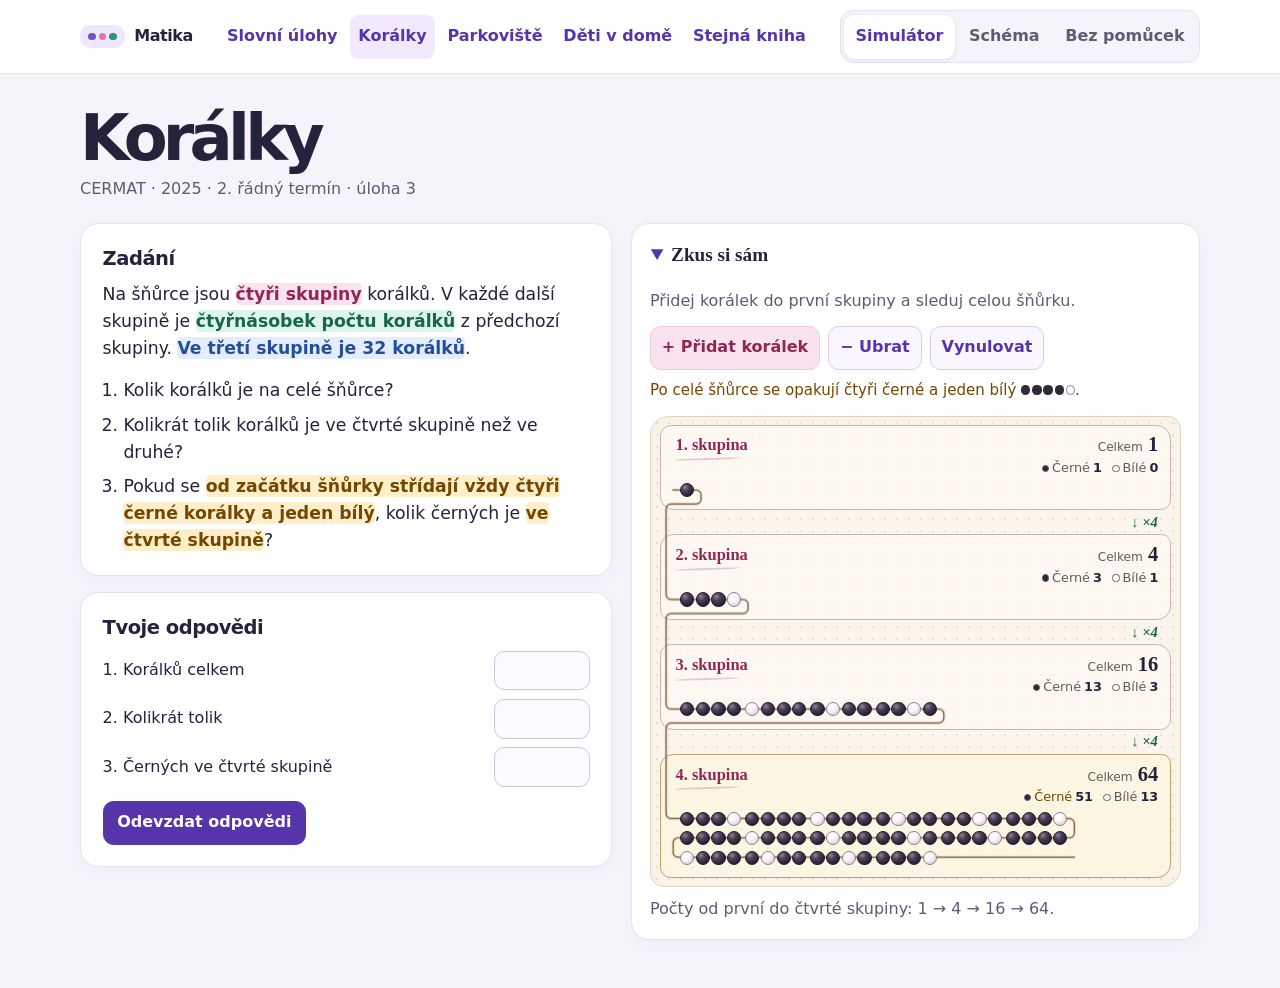
<file: slovni-ulohy/koralky.html>
<!doctype html>
<html lang="cs">
<head>
<meta charset="utf-8">
<meta name="viewport" content="width=device-width, initial-scale=1">
<title>Korálky · Matika</title>
<style>
  :root {
    color-scheme: light;
    --ink: #25233b; --muted: #5f5b72; --line: #e6e0ef; --purple: #5734aa;
    --pink: #932555; --pink-bg: #f9e3ee;
    --mint: #176451; --mint-bg: #def5e9;
    --blue: #244f98; --blue-bg: #e3edff;
    --gold: #744600; --gold-bg: #ffefc8;
  }
  * { box-sizing: border-box; }
  body { margin: 0; background: #f6f3fb; color: var(--ink); font: 1rem/1.55 ui-rounded, system-ui, sans-serif; }
  button, input { font: inherit; }
  button, summary { cursor: pointer; }
  button, input, summary { border-radius: .65rem; }
  button:focus-visible, input:focus-visible, summary:focus-visible { outline: 3px solid #8154d8; outline-offset: 3px; }
  button:disabled { cursor: default; opacity: .55; }
  [hidden] { display: none !important; }
  header { background: #fff; border-bottom: 1px solid var(--line); }
  .top, main { width: min(1120px, calc(100% - 2rem)); margin-inline: auto; }
  .top { min-height: 4.2rem; display: flex; flex-wrap: wrap; align-items: center; justify-content: space-between; gap: .65rem; padding-block: .65rem; }
  .brand { display: flex; gap: .6rem; align-items: center; font-weight: 850; letter-spacing: -.03em; }
  .brand-mark { display: flex; gap: .18rem; align-items: center; background: #eee8ff; padding: .5rem; border-radius: .65rem; }
  .brand-mark i { width: .48rem; height: .48rem; border-radius: 50%; background: #7452bd; }
  .brand-mark i:nth-child(2) { background: #e573a4; }
  .brand-mark i:nth-child(3) { background: #2c927b; }
  .task-nav { display: flex; flex-wrap: wrap; align-items: center; gap: .2rem; }
  .task-nav a { display: inline-flex; align-items: center; min-height: 44px; padding-inline: .55rem; color: var(--purple); border-radius: .55rem; font-weight: 700; text-decoration: none; }
  .task-nav a[aria-current] { background: #f1eaff; }
  .task-nav a:hover { text-decoration: underline; }
  .modes { display: flex; gap: .2rem; padding: .2rem; border: 1px solid var(--line); border-radius: .8rem; background: #f6f3fa; }
  .modes button { min-height: 44px; border: 0; padding: .4rem .7rem; background: transparent; color: var(--muted); font-weight: 680; }
  .modes button[aria-pressed="true"] { background: white; color: var(--purple); box-shadow: 0 1px 4px #3828601a; }
  main { padding-block: 1.9rem 3rem; }
  h1, h2, h3, p { margin: 0; }
  h1 { font-size: clamp(2.45rem, 6vw, 4rem); letter-spacing: -.075em; line-height: 1.04; }
  h2 { font-size: 1.22rem; line-height: 1.3; letter-spacing: -.025em; }
  .hero { margin-bottom: 1.35rem; }
  .hero p { color: var(--muted); margin-top: .35rem; }
  .layout { display: grid; grid-template-columns: 1fr 1.07fr; align-items: start; gap: 1.15rem; }
  .layout.solo { grid-template-columns: minmax(0, 720px); }
  .stack { display: grid; gap: 1rem; min-width: 0; }
  .card { background: #fff; border: 1px solid var(--line); border-radius: 1.15rem; padding: clamp(.95rem, 3vw, 1.35rem); box-shadow: 0 4px 18px #36235308; }
  .problem { font-size: 1.08rem; }
  .problem h2, .answers h2 { margin-bottom: .65rem; }
  .problem p + p { margin-top: .8rem; }
  .phrase { --accent: var(--pink); --soft: var(--pink-bg); }
  .times { --accent: var(--mint); --soft: var(--mint-bg); }
  .known { --accent: var(--blue); --soft: var(--blue-bg); }
  .pattern { --accent: var(--gold); --soft: var(--gold-bg); }
  .phrase [role="button"] { color: var(--accent); background: var(--soft); border-radius: .28rem; padding-block: .06em; font-weight: 740; cursor: pointer; box-decoration-break: clone; -webkit-box-decoration-break: clone; }
  .phrase [role="button"]:focus-visible, .phrase [aria-pressed="true"] { outline: 2px solid var(--accent); outline-offset: 1px; }
  .questions { padding-left: 1.3rem; margin: .95rem 0 0; }
  .questions li + li { margin-top: .5rem; }
  .panel { padding: 0; }
  summary { padding: 1rem 1.2rem; font-size: 1.08rem; font-weight: 780; }
  summary::marker { color: var(--purple); }
  .panel-body { padding: 0 1.15rem 1.1rem; }
  .panel-body > p, .muted { color: var(--muted); }
  .thread { display: grid; grid-template-columns: minmax(0, 1fr) auto minmax(0, 1fr) auto minmax(0, 1fr) auto minmax(0, 1fr); gap: .28rem; align-items: center; margin: .85rem 0; }
  .group { text-align: center; border: 2px solid #eee7f4; border-radius: .72rem; min-width: 0; padding: .55rem .12rem; background: #faf8fc; }
  .group small { display: block; color: var(--muted); white-space: nowrap; font-size: clamp(.64rem, 1.6vw, .8rem); }
  .group strong { display: block; font-size: 1.45rem; line-height: 1.22; }
  #diagram[data-highlight="groups"] .group { background: var(--pink-bg); border-color: #d870a0; color: var(--pink); }
  .schema-times { color: var(--mint); background: var(--mint-bg); border-radius: .36rem; padding: .1rem .24rem; white-space: nowrap; font-size: .79rem; font-weight: 760; }
  #diagram[data-highlight="times"] .schema-times { outline: 2px solid #84b7a6; }
  #diagram[data-highlight="known"] .group.known { background: var(--blue-bg); border-color: #81a5eb; color: var(--blue); }
  #diagram[data-highlight="fourth"] .group:last-child { background: var(--gold-bg); border-color: #bf8d36; color: var(--gold); }
  .cue { font-size: .92rem; }
  .cue:not(:empty) { margin-top: .45rem; }
  .sim-tools { display: flex; flex-wrap: wrap; align-items: center; gap: .5rem; margin-block: .75rem .55rem; }
  .sim-tools button { min-height: 44px; }
  .sim-tools .add-bead { background: var(--pink-bg); color: var(--pink); border-color: #edc9db; }
  .secondary { border: 1px solid #d8cbea; color: var(--purple); background: #f9f6ff; padding: .42rem .68rem; font-weight: 730; }
  .sim-strand {
    position: relative;
    margin-top: .85rem;
    padding: .5rem .55rem;
    border: 1px solid #e1d2bd;
    border-radius: 1.2rem .8rem 1.15rem .86rem;
    background: radial-gradient(circle, #88694c25 .7px, transparent .95px) 0 0 / 12px 12px, #fbf5eb;
    box-shadow: inset 0 0 24px #ac7d3b0b;
  }
  .cord { position: absolute; inset: 0; width: 100%; height: 100%; z-index: 1; pointer-events: none; }
  .bin-label, .batch { position: relative; z-index: 2; }
  .bin-totals { display: grid; justify-items: end; gap: .17rem; text-align: right; }
  .total { display: flex; align-items: baseline; gap: .32rem; }
  .total small { font-size: .76rem; color: #675a56; }
  .color-counts { display: flex; justify-content: flex-end; flex-wrap: wrap; gap: .2rem .65rem; color: #675a56; font-size: .8rem; line-height: 1.3; }
  .color-counts span { display: inline-flex; align-items: center; gap: .19rem; }
  .color-counts span::before {
    content: '';
    width: .33rem;
    height: .33rem;
    flex: 0 0 .33rem;
    border: 1px solid #675968;
    border-radius: 50%;
    background: #302638;
  }
  .color-counts span:last-child::before { background: #fffaf5; }
  .color-counts b { font-weight: 650; color: var(--ink); }
  .fourth-bin .color-counts span:first-child { color: var(--gold); }
  .sim-strand[data-highlight="fourth"] .fourth-bin .color-counts span:first-child { background: var(--gold-bg); border-radius: .3rem; }
  .sim-schema {
    padding: .7rem .75rem .65rem;
    border: 1px solid #ecdfed;
    border-radius: .85rem;
    background: #fcf9fe;
  }
  .sim-schema .thread { margin: .48rem 0 0; }
  .sim-schema .group { border-color: #f1d9e5; background: #fff7fb; }
  .sim-schema .group.known { border-color: #d9e5f8; background: #f1f6ff; }
  .sim-hint { margin-top: .2rem; }
  .bead { display: inline-block; flex: 0 0 auto; border-radius: 50%; }
  .bin {
    --bead-size: clamp(.59rem, 2.5vw, .89rem);
    position: relative;
    min-width: 0;
    padding: .55rem .72rem .62rem;
    border: 1px solid #cbafb9;
    border-radius: .68rem .9rem .64rem .84rem;
    background: #fffaf5a6;
  }
  .bin:nth-child(4n) { border-radius: .83rem .59rem .87rem .65rem; }
  .bin-label { display: flex; align-items: start; justify-content: space-between; gap: .45rem; }
  .bin-label output { font: 700 1.28rem/1 Georgia, serif; font-variant-numeric: lining-nums tabular-nums; }
  .bin-title { margin: .13rem 0 0 .2rem; color: var(--pink); font: 700 1.03rem/1.15 Georgia, serif; }
  .bin-title::after { content: ''; display: block; width: 90%; height: 2px; margin-top: .18rem; border-radius: 50%; background: #931f5338; transform: rotate(-2deg); }
  #simPanel > summary { font-family: Georgia, serif; font-size: 1.2rem; }
  .step-link { display: flex; justify-content: flex-end; align-items: center; min-height: 1.5rem; padding-inline-end: .7rem; }
  .step-link span { position: relative; z-index: 2; margin-right: .12rem; color: var(--mint); font: italic 700 .91rem/1 Georgia, serif; }
  .beads { margin-top: .22rem; min-height: 1.2rem; }
  .strand-row { display: flex; position: relative; align-items: center; gap: .25rem; min-height: calc(var(--bead-size) + .32rem); padding: 0 .18rem; }
  .strand-row:nth-child(even) { flex-direction: row-reverse; }
  .strung-beads { width: max-content; max-width: 100%; padding-inline: .3rem; }
  .batch { display: inline-flex; flex: 0 0 auto; gap: .09rem; position: relative; }
  .strand-row:nth-child(even) .batch { flex-direction: row-reverse; }
  .bin .bead { width: var(--bead-size); height: var(--bead-size); border: 1px solid; }
  .bin .bead.black { border-color: #20192b; background: radial-gradient(circle at 33% 28%, #8d8198 0%, #494054 33%, #231b30 78%); }
  .bin .bead.white { border-color: #8b818e; background: radial-gradient(circle at 32% 26%, #fff 0%, #f9f5fa 42%, #d5cbd7 86%); }
  .sim-strand[data-highlight="fourth"] #beads4 .white { opacity: .55; }
  .fourth-bin { border-color: #baa06f; background: #fff6dfb0; }
  .group small { color: var(--pink); }
  .group.known strong { color: var(--blue); }
  .count-known { color: var(--blue); background: var(--blue-bg); border-radius: .35rem; padding-inline: .35rem; }
  .pattern-dots { display: inline-flex; gap: .12rem; align-items: center; white-space: nowrap; color: #302a38; }
  .schema-pattern { display: flex; align-items: baseline; flex-wrap: wrap; gap: .3rem .55rem; margin-top: .5rem; color: var(--gold); font-size: .9rem; }
  .schema-pattern .pattern-dots { align-self: center; }
  #diagram[data-highlight="pattern"] .schema-pattern { background: var(--gold-bg); border-radius: .35rem; }
  .pattern-dots span { width: .58rem; height: .58rem; border-radius: 50%; background: currentColor; }
  .pattern-dots span:nth-child(5n) { background: #fff; border: 1px solid #8b818e; }
  .sim-strand[data-highlight="groups"] .bin { border-color: #d870a0; }
  .sim-strand[data-highlight="groups"] .bin-title { color: var(--pink); }
  .sim-strand[data-highlight="times"] .step-link span { outline: 2px solid #84b7a6; }
  .sim-strand[data-highlight="fourth"] .fourth-bin, .sim-strand[data-highlight="pattern"] .fourth-bin { box-shadow: 0 0 0 2px #d5a344; }
  #simCounts { margin-top: .6rem; }
  #colorKey { margin: .35rem 0 .55rem; font-size: .94rem; color: var(--gold); }
  .pop { animation: appear .32s both; animation-delay: var(--delay, 0s); }
  @keyframes appear { from { opacity: 0; transform: scale(.55); } to { opacity: 1; transform: scale(1); } }
  .fields { display: grid; gap: .55rem; margin-bottom: .85rem; }
  .fields label { display: flex; align-items: center; justify-content: space-between; gap: .6rem; }
  .fields input { width: 6rem; flex: 0 0 6rem; border: 1px solid #cfc4de; padding: .4rem .55rem; background: #fcfaff; }
  .fields input[readonly] { color: var(--muted); }
  .fields input[data-result="yes"] { border-color: #359578; background: #e6f6ed; }
  .fields input[data-result="no"] { border-color: #bd6b46; background: #fff0e6; }
  .actions { display: flex; flex-wrap: wrap; gap: .55rem; }
  .primary { background: var(--purple); border: 1px solid var(--purple); color: #fff; padding: .54rem .85rem; font-weight: 770; }
  #feedback { margin-top: .75rem; border-radius: .62rem; padding: .55rem .72rem; background: #f0e9ff; color: #402779; }
  @media (min-width: 801px) and (min-height: 700px) { .layout > .stack:first-child { position: sticky; top: 1rem; } }
  @media (max-width: 800px) { .layout { grid-template-columns: 1fr; } .layout > .stack:first-child { display: contents; } .problem { order: 0; } #supports { order: 1; } .answers { order: 2; } }
  @media (max-width: 490px) {
    .sim-schema .thread { gap: .16rem; }
    .schema-times { padding-inline: .16rem; font-size: .72rem; }
    .sim-schema .group small { white-space: normal; line-height: 1.15; }
  }
  @media (prefers-reduced-motion: reduce) { *, *::before, *::after { animation-duration: .001s !important; animation-delay: 0s !important; } }
</style>
</head>
<body>
<header>
  <div class="top">
    <div class="brand"><span class="brand-mark" aria-hidden="true"><i></i><i></i><i></i></span>Matika</div>
    <nav class="task-nav" aria-label="Úlohy"><a href="index.html">Slovní úlohy</a><a href="koralky.html" aria-current="page">Korálky</a><a href="parkoviste.html">Parkoviště</a><a href="deti-v-dome.html">Děti v domě</a><a href="stejna-kniha.html">Stejná kniha</a></nav>
    <div class="modes" role="group" aria-label="Zobrazení úlohy">
      <button type="button" data-mode="simulator" aria-pressed="true">Simulátor</button>
      <button type="button" data-mode="schema" aria-pressed="false">Schéma</button>
      <button type="button" data-mode="solo" aria-pressed="false">Bez pomůcek</button>
    </div>
  </div>
</header>
<main>
  <div class="hero"><h1>Korálky</h1><p>CERMAT · 2025 · 2. řádný termín · úloha 3</p></div>
  <div class="layout" id="layout">
    <div class="stack">
      <section class="card problem" aria-labelledby="task-title">
        <h2 id="task-title">Zadání</h2>
        <p>Na šňůrce jsou <span class="phrase" data-phrase="groups">čtyři skupiny</span> korálků.
          V každé další skupině je <span class="phrase times" data-phrase="times">čtyřnásobek počtu korálků</span> z předchozí skupiny.
          <span class="phrase known" data-phrase="known">Ve třetí skupině je 32 korálků</span>.</p>
        <ol class="questions">
          <li>Kolik korálků je na celé šňůrce?</li>
          <li>Kolikrát tolik korálků je ve čtvrté skupině než ve druhé?</li>
          <li>Pokud se <span class="phrase pattern" data-phrase="pattern">od začátku šňůrky střídají vždy čtyři černé korálky a jeden bílý</span>, kolik černých je <span class="phrase pattern" data-phrase="fourth">ve čtvrté skupině</span>?</li>
        </ol>
      </section>
      <section class="card answers" aria-labelledby="answer-title">
        <h2 id="answer-title">Tvoje odpovědi</h2>
        <form id="answerForm">
          <div class="fields">
            <label>1. Korálků celkem <input name="total" type="number" min="0" step="1" inputmode="numeric" required></label>
            <label>2. Kolikrát tolik <input name="factor" type="number" min="0" step="1" inputmode="numeric" required></label>
            <label>3. Černých ve čtvrté skupině <input name="black" type="number" min="0" step="1" inputmode="numeric" required></label>
          </div>
          <div class="actions">
            <button class="primary" id="submit" type="submit">Odevzdat odpovědi</button>
            <button class="secondary" id="restart" type="button" hidden>Zkusit znovu</button>
          </div>
        </form>
        <p id="feedback" tabindex="-1" hidden></p>
      </section>
    </div>
    <aside class="stack" id="supports" aria-label="Pomůcky">
      <details class="card panel" id="schemaPanel" open hidden>
        <summary>Schéma</summary>
        <div class="panel-body">
          <section class="sim-schema" id="diagram" aria-labelledby="schemaTitle">
            <h2 id="schemaTitle">Jak se šňůrka skládá</h2>
            <p class="schema-pattern">
              <span>Čtyři černé, pak jeden bílý.</span>
              <span class="pattern-dots" aria-hidden="true"><span></span><span></span><span></span><span></span><span></span><span></span><span></span><span></span><span></span><span></span></span>
            </p>
          <div class="thread" aria-label="Čtyři skupiny. Mezi každými dvěma je zleva doprava šipka krát čtyři. Ve třetí je 32 korálků.">
            <div class="group"><small>1. skupina</small><strong>?</strong></div>
            <span class="schema-times" aria-hidden="true">×4 →</span>
            <div class="group"><small>2. skupina</small><strong>?</strong></div>
            <span class="schema-times" aria-hidden="true">×4 →</span>
            <div class="group known"><small>3. skupina</small><strong>32</strong></div>
            <span class="schema-times" aria-hidden="true">×4 →</span>
            <div class="group"><small>4. skupina</small><strong>?</strong></div>
          </div>
          <p class="cue" id="schemaCue" aria-live="polite"></p>
          </section>
        </div>
      </details>
      <details class="card panel" id="simPanel" open>
        <summary>Zkus si sám</summary>
        <div class="panel-body">
          <p class="sim-hint">Přidej korálek do první skupiny a sleduj celou šňůrku.</p>
          <div class="sim-tools">
            <button type="button" class="secondary add-bead" id="addBead">+ Přidat korálek</button>
            <button type="button" class="secondary" id="removeBead" aria-label="Ubrat jeden korálek">− Ubrat</button>
            <button type="button" class="secondary" id="resetBeads">Vynulovat</button>
          </div>
          <p id="colorKey">Po celé šňůrce se opakují čtyři černé a jeden bílý
            <span class="pattern-dots" aria-hidden="true"><span></span><span></span><span></span><span></span><span></span></span>.
          </p>
          <p class="cue" id="simCue" aria-live="polite"></p>
          <div class="sim-strand" id="simStrand">
            <canvas class="cord" id="cord" aria-hidden="true"></canvas>
            <div class="bin"><div class="bin-label"><strong class="bin-title">1. skupina</strong><div class="bin-totals"><div class="total"><small>Celkem</small><output id="count1"></output></div><p class="color-counts"><span>Černé <b id="black1">0</b></span><span>Bílé <b id="white1">0</b></span></p></div></div><div class="beads" id="beads1" aria-hidden="true"></div></div>
            <div class="step-link" aria-hidden="true"><span>↓ ×4</span></div>
            <div class="bin"><div class="bin-label"><strong class="bin-title">2. skupina</strong><div class="bin-totals"><div class="total"><small>Celkem</small><output id="count2"></output></div><p class="color-counts"><span>Černé <b id="black2">0</b></span><span>Bílé <b id="white2">0</b></span></p></div></div><div class="beads" id="beads2" aria-hidden="true"></div></div>
            <div class="step-link" aria-hidden="true"><span>↓ ×4</span></div>
            <div class="bin"><div class="bin-label"><strong class="bin-title">3. skupina</strong><div class="bin-totals"><div class="total"><small>Celkem</small><output id="count3"></output></div><p class="color-counts"><span>Černé <b id="black3">0</b></span><span>Bílé <b id="white3">0</b></span></p></div></div><div class="beads" id="beads3" aria-hidden="true"></div></div>
            <div class="step-link" aria-hidden="true"><span>↓ ×4</span></div>
            <div class="bin fourth-bin"><div class="bin-label" id="fourthHeading"><strong class="bin-title">4. skupina</strong><div class="bin-totals"><div class="total"><small>Celkem</small><output id="count4"></output></div><p class="color-counts"><span>Černé <b id="black4">0</b></span><span>Bílé <b id="white4">0</b></span></p></div></div><div class="beads" id="beads4" aria-hidden="true"></div></div>
          </div>
          <p class="muted" id="simCounts" aria-live="polite"></p>
        </div>
      </details>
    </aside>
  </div>
</main>
<script>
  const byId = (id) => document.getElementById(id);
  const phrases = [...document.querySelectorAll('[data-phrase]')];
  const modeButtons = [...document.querySelectorAll('[data-mode]')];
  const simulator = byId('simPanel');
  const schema = byId('schemaPanel');
  const explanations = {
    groups: 'Růžové popisky označují čtyři skupiny na šňůrce.',
    times: 'K jednomu korálku v předchozí skupině patří čtyři v další.',
    known: 'Číslo 32 patří jen ke třetí skupině.',
    pattern: 'Barevný vzor pokračuje z jedné skupiny do druhé.',
    fourth: 'V poslední skupině počítáme jen černé korálky.'
  };

  let activePhrase = '';
  let beadCount = 1;
  let submitted = false;
  let mode = 'simulator';

  function highlight(key) {
    byId('diagram').dataset.highlight = key;
    byId('simStrand').dataset.highlight = key;
    const schemaHint = key === 'times' ? 'Porovnej dvě sousední skupiny.' : explanations[key] || '';
    byId('schemaCue').textContent = mode === 'schema' ? schemaHint : '';
    byId('simCue').textContent = mode === 'simulator' ? explanations[key] || '' : '';
    for (const phrase of phrases) {
      const button = phrase.querySelector('[role="button"]');
      if (button) button.setAttribute('aria-pressed', String(phrase.dataset.phrase === activePhrase));
    }
  }

  function renderMode() {
    const solo = mode === 'solo';
    byId('supports').hidden = solo;
    byId('layout').classList.toggle('solo', solo);
    simulator.hidden = mode !== 'simulator';
    schema.hidden = mode !== 'schema';
    if (mode === 'simulator') simulator.open = true;
    if (mode === 'schema') schema.open = true;
    for (const button of modeButtons) {
      button.setAttribute('aria-pressed', String(button.dataset.mode === mode));
    }
    for (const phrase of phrases) {
      const wording = phrase.textContent;
      if (solo) {
        phrase.textContent = wording;
        continue;
      }
      const key = phrase.dataset.phrase;
      const button = document.createElement('span');
      button.setAttribute('role', 'button');
      button.tabIndex = 0;
      button.textContent = wording;
      const usesColor = key === 'pattern' || key === 'fourth';
      button.setAttribute('aria-controls', mode === 'simulator' ? 'simPanel' : 'schemaPanel');
      button.addEventListener('pointerenter', () => highlight(key));
      button.addEventListener('pointerleave', () => highlight(activePhrase));
      button.addEventListener('click', () => {
        activePhrase = activePhrase === key ? '' : key;
        highlight(activePhrase);
        if (activePhrase) {
          if (mode === 'schema') schema.open = true;
          if (mode === 'simulator') {
            simulator.open = true;
            if (usesColor || key === 'times') {
              if (beadCount === 0) changeBeads(1);
              else renderBeads(key === 'times');
              if (key === 'fourth') byId('fourthHeading').closest('.bin').scrollIntoView({ block: 'center' });
            }
          }
        }
      });
      button.addEventListener('keydown', (event) => {
        if (event.key !== 'Enter' && event.key !== ' ') return;
        event.preventDefault();
        if (!event.repeat) button.click();
      });
      phrase.replaceChildren(button);
    }
    highlight(activePhrase);
  }

  for (const button of modeButtons) {
    button.addEventListener('click', () => {
      mode = button.dataset.mode;
      activePhrase = '';
      renderMode();
    });
  }

  function makeBead() {
    const bead = document.createElement('span');
    bead.className = 'bead';
    return bead;
  }

  function isWhite(position) {
    return position % 5 === 0;
  }

  const maxStartingBeads = 5;
  const wideStrand = matchMedia('(min-width: 1050px), (min-width: 550px) and (max-width: 800px)');

  function renderBeads(animate = false) {
    const groupSizes = [1, 4, 16, 64].map((size) => size * beadCount);
    const batchesPerRow = wideStrand.matches ? 6 : 4;
    let position = 0;

    for (const [group, size] of groupSizes.entries()) {
      const groupNumber = group + 1;
      const bin = byId('beads' + groupNumber);
      let whiteCount = 0;
      bin.replaceChildren();
      const count = byId('count' + (group + 1));
      count.value = size;
      count.classList.toggle('count-known', group === 2 && size === 32);
      const strand = document.createElement('div');
      strand.className = 'strung-beads';
      const batchSize = group === 0 ? 1 : 4;
      const batchCount = size / batchSize;
      let row;
      for (let index = 0; index < batchCount; index++) {
        if (index % batchesPerRow === 0) {
          row = document.createElement('div');
          row.className = 'strand-row';
          strand.append(row);
        }
        const batch = document.createElement('span');
        batch.className = 'batch';
        if (animate) {
          batch.classList.add('pop');
          batch.style.setProperty('--delay', (group * 0.29 + Math.min(index, 6) * 0.019) + 's');
        }
        for (let beadIndex = 0; beadIndex < batchSize; beadIndex++) {
          position++;
          const bead = makeBead();
          const white = isWhite(position);
          if (white) whiteCount++;
          bead.classList.add(white ? 'white' : 'black');
          batch.append(bead);
        }
        row.append(batch);
      }
      bin.append(strand);
      byId('black' + groupNumber).textContent = size - whiteCount;
      byId('white' + groupNumber).textContent = whiteCount;
    }
    drawCord();
    byId('simCounts').textContent = 'Počty od první do čtvrté skupiny: ' + groupSizes.join(' → ') + '.';
    byId('addBead').disabled = beadCount === maxStartingBeads;
    byId('removeBead').disabled = beadCount === 0;
    byId('resetBeads').disabled = beadCount === 0;
  }

  // Draw one cord behind the beads, including the turns and gaps between groups.
  function drawCord() {
    const canvas = byId('cord');
    const strand = byId('simStrand');
    const area = canvas.getBoundingClientRect();
    if (!area.width || !area.height) return;

    const density = window.devicePixelRatio || 1;
    canvas.width = Math.round(area.width * density);
    canvas.height = Math.round(area.height * density);
    const context = canvas.getContext('2d');
    if (!context) return;
    context.scale(density, density);

    const points = [];
    let previousEnd;
    for (const group of strand.querySelectorAll('.beads')) {
      const rows = [...group.querySelectorAll('.strand-row')];
      if (!rows.length) continue;

      for (const [index, row] of rows.entries()) {
        const rect = row.getBoundingClientRect();
        const left = rect.left - area.left - 4;
        const right = rect.right - area.left + 4;
        const y = rect.top + rect.height / 2 - area.top;
        const start = { x: index % 2 ? right : left, y };
        const end = { x: index % 2 ? left : right, y };
        if (index === 0 && previousEnd) {
          const joinY = previousEnd.y + 14;
          points.push({ x: previousEnd.x, y: joinY }, { x: left - 7, y: joinY }, { x: left - 7, y });
        }
        points.push(start, end);
        previousEnd = end;
      }
    }
    if (!points.length) return;

    context.beginPath();
    context.moveTo(points[0].x, points[0].y);
    for (let index = 1; index < points.length - 1; index++) {
      const point = points[index];
      const next = points[index + 1];
      context.arcTo(point.x, point.y, next.x, next.y, 5);
    }
    const last = points[points.length - 1];
    context.lineTo(last.x, last.y);
    context.lineJoin = 'round';
    context.lineCap = 'round';
    context.strokeStyle = '#b3896352';
    context.lineWidth = 2.8;
    context.stroke();
    context.strokeStyle = '#846347';
    context.lineWidth = 1.15;
    context.stroke();
  }

  new ResizeObserver(drawCord).observe(byId('simStrand'));

  function changeBeads(amount) {
    beadCount = Math.max(0, Math.min(maxStartingBeads, beadCount + amount));
    renderBeads(amount > 0);
  }

  wideStrand.addEventListener('change', () => renderBeads());
  byId('addBead').addEventListener('click', () => changeBeads(1));
  byId('removeBead').addEventListener('click', () => changeBeads(-1));
  byId('resetBeads').addEventListener('click', () => changeBeads(-beadCount));

  const correctAnswers = { total: 170, factor: 16, black: 102 };
  byId('answerForm').addEventListener('submit', (event) => {
    event.preventDefault();
    if (submitted) return;
    submitted = true;
    let correct = 0;
    const incorrect = [];
    for (const [index, [name, answer]] of Object.entries(correctAnswers).entries()) {
      const input = event.currentTarget.elements[name];
      const matches = Number(input.value) === answer;
      if (matches) correct++;
      else incorrect.push(index + 1);
      input.dataset.result = matches ? 'yes' : 'no';
      input.readOnly = true;
    }
    mode = 'simulator';
    activePhrase = '';
    beadCount = 2;
    renderMode();
    renderBeads();
    byId('submit').hidden = true;
    byId('restart').hidden = false;
    const score = correct === 3 ? 'Všechny tři odpovědi jsou správně.' :
      'Správně ' + correct + ' ze 3. Znovu prozkoumej ' +
      (incorrect.length === 1 ? 'otázku ' : 'otázky ') + incorrect.join(', ') + '.';
    byId('feedback').textContent = score + ' Teď můžeš výsledek prozkoumat v simulátoru.';
    byId('feedback').hidden = false;
    byId('feedback').focus();
  });

  byId('restart').addEventListener('click', () => {
    const form = byId('answerForm');
    form.reset();
    for (const name of Object.keys(correctAnswers)) {
      form.elements[name].readOnly = false;
      delete form.elements[name].dataset.result;
    }
    submitted = false;
    renderBeads();
    byId('feedback').hidden = true;
    byId('restart').hidden = true;
    byId('submit').hidden = false;
    form.elements.total.focus();
  });

  renderMode();
  renderBeads();
</script>
</body>
</html>
</file>
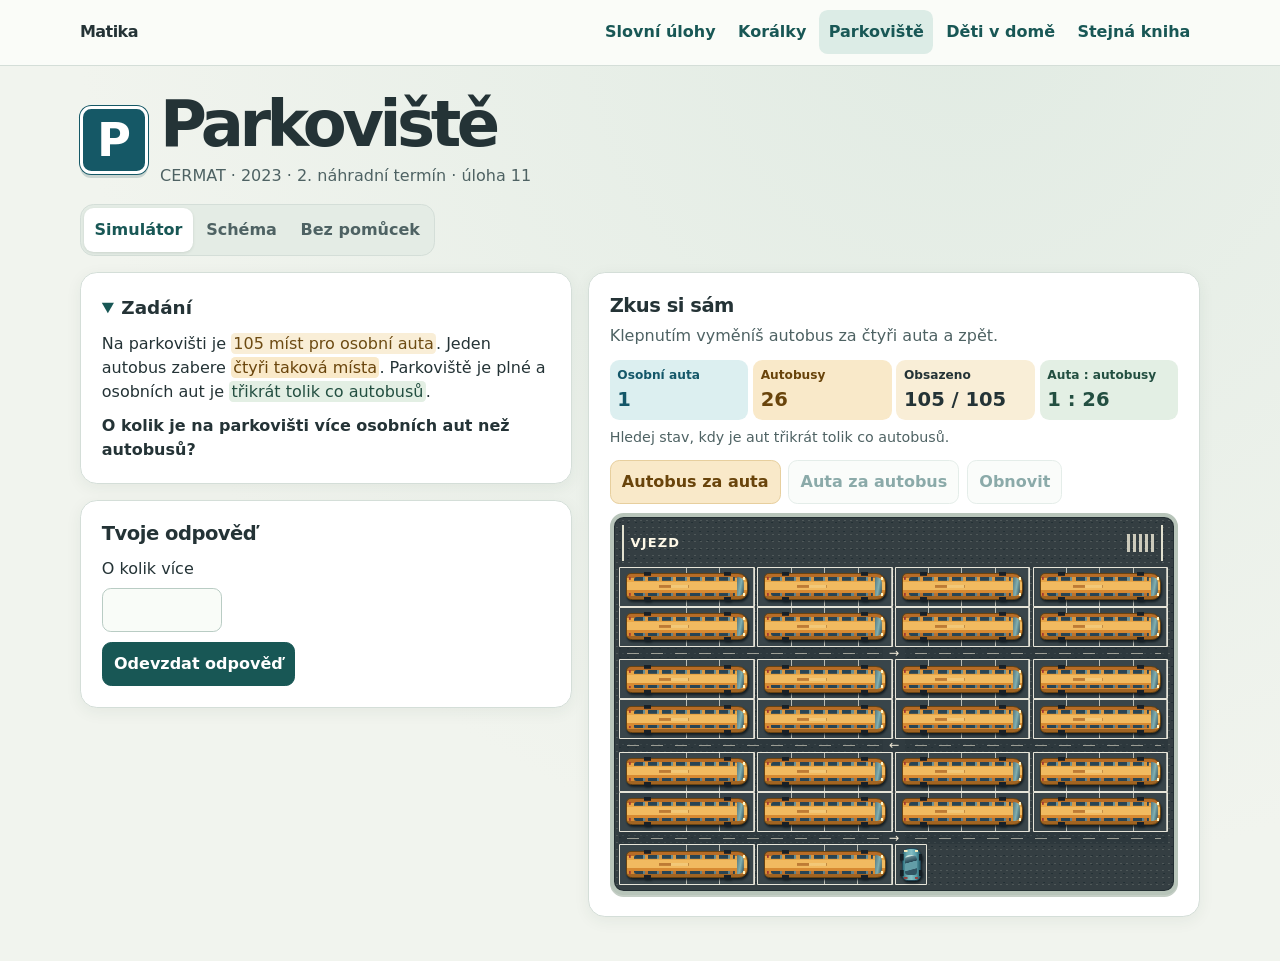
<file: slovni-ulohy/parkoviste.html>
<!doctype html>
<html lang="cs">
<head>
<meta charset="utf-8">
<meta name="viewport" content="width=device-width, initial-scale=1">
<title>Parkoviště · Matika</title>
<style>
  :root {
    color-scheme: light;
    --ink: #243336; --muted: #4e6263; --line: #d4ded8; --purple: #185755;
    --blue: #145769; --blue-bg: #dceff0; --rose: #69440b; --rose-bg: #f9e9c9;
    --mint: #234f41; --mint-bg: #e3efe4; --paper: #f1f4ee; --asphalt: #343e42;
  }
  * { box-sizing: border-box; }
  [hidden] { display: none !important; }
  body { margin: 0; background: radial-gradient(ellipse at 75% 0, #e1ebe3, transparent 65%), var(--paper); color: var(--ink); font: 1rem/1.5 ui-rounded, system-ui, sans-serif; }
  h1, h2, p { margin: 0; }
  button, input { font: inherit; }
  button { cursor: pointer; }
  button:disabled { cursor: default; opacity: .5; }
  :is(button, input, a):focus-visible { outline: 3px solid #178278; outline-offset: 3px; }
  header { background: #fafcf8; border-bottom: 1px solid var(--line); }
  .top, main { width: min(1120px, calc(100% - 2rem)); margin-inline: auto; }
  .top { display: flex; flex-wrap: wrap; align-items: center; justify-content: space-between; gap: .5rem 1rem; padding: .65rem 0; }
  .brand { font-weight: 850; letter-spacing: -.035em; }
  .task-nav { display: flex; align-items: center; flex-wrap: wrap; gap: .2rem; }
  .task-nav a { display: inline-flex; align-items: center; min-height: 44px; padding-inline: .6rem; color: var(--purple); border-radius: .55rem; font-weight: 700; text-decoration: none; }
  .task-nav a[aria-current] { background: #dcece6; }
  .task-nav a:hover { text-decoration: underline; }
  main { padding-block: 1.65rem 2.75rem; }
  h1 { font-size: clamp(2.5rem, 6.4vw, 4rem); line-height: 1.03; letter-spacing: -.07em; }
  h2 { font-size: 1.22rem; line-height: 1.25; letter-spacing: -.025em; }
  .hero { display: grid; grid-template-columns: auto minmax(0, 1fr); gap: .75rem; align-items: center; }
  .hero p { margin-top: .35rem; color: var(--muted); }
  .p-sign { display: grid; width: clamp(2.8rem, 8vw, 4.25rem); aspect-ratio: 1; place-items: center; background: #155866; color: #fff; border: 3px solid #fff; border-radius: .7rem; box-shadow: 0 0 0 1px #155866, 0 4px 0 #16484b2d; font: 850 clamp(1.7rem, 5vw, 2.9rem)/1 system-ui, sans-serif; }
  .modes { display: inline-flex; flex-wrap: wrap; gap: .18rem; margin: 1rem 0; padding: .2rem; border: 1px solid var(--line); border-radius: .85rem; background: #e4ece5; }
  .modes button { min-height: 44px; padding: .35rem .65rem; border: 0; border-radius: .6rem; color: var(--muted); background: transparent; font-weight: 750; }
  .modes button[aria-pressed="true"] { color: var(--purple); background: #fff; box-shadow: 0 1px 3px #26392c22; }
  .layout { display: grid; grid-template-columns: minmax(0, .9fr) minmax(0, 1.12fr); align-items: start; gap: 1rem; }
  .layout.solo { grid-template-columns: minmax(0, 670px); }
  .stack { display: grid; gap: 1rem; }
  .card { min-width: 0; padding: clamp(.85rem, 3vw, 1.3rem); border: 1px solid var(--line); border-radius: 1.05rem; background: #fff; box-shadow: 0 4px 16px #26392c10; }
  .problem p, .answer p { margin-top: .65rem; }
  .problem .question { font-weight: 780; }
  .problem summary { cursor: pointer; font-size: 1.15rem; font-weight: 790; }
  .problem summary::marker { color: var(--purple); }
  .problem summary:focus-visible { outline: 3px solid #178278; outline-offset: 3px; }
  .mark { border-radius: .26rem; padding: .05em .14em; }
  .mark.space { background: #f9eed7; color: #6d4b13; }
  .mark.bus { background: var(--rose-bg); color: var(--rose); }
  .mark.ratio { background: var(--mint-bg); color: var(--mint); }
  .solo .mark { color: inherit; background: none; padding: 0; }
  .actions { display: flex; align-items: center; flex-wrap: wrap; gap: .48rem; margin-top: .65rem; }
  .button { min-height: 44px; padding: .42rem .7rem; border: 1px solid #cadbd3; border-radius: .58rem; color: var(--purple); background: #f5faf6; font-weight: 740; }
  .button.primary { background: var(--purple); border-color: var(--purple); color: #fff; }
  .button.swap { background: var(--rose-bg); border-color: #e7cf9e; color: var(--rose); }
  .instruction { color: var(--muted); margin-top: .38rem; }
  .stats { margin: .75rem 0 .45rem; display: grid; grid-template-columns: repeat(4, minmax(0, 1fr)); gap: .3rem; }
  .stats div { min-width: 0; background: #f6f8f4; padding: .38rem .48rem; border-radius: .58rem; }
  .stats .cars-stat { background: var(--blue-bg); color: var(--blue); }
  .stats .buses-stat { background: var(--rose-bg); color: var(--rose); }
  .stats .usage { background: #f9eed7; }
  .stats .ratio-stat { background: var(--mint-bg); color: var(--mint); }
  .stats dt { font-size: .76rem; font-weight: 690; }
  .stats dd { margin: 0; font-size: clamp(.92rem, 2.65vw, 1.22rem); font-weight: 820; font-variant-numeric: tabular-nums; }
  .goal { color: var(--muted); font-size: .89rem; min-height: 1.4rem; }
  .goal.matched { color: var(--mint); font-weight: 750; }
  .lot {
    --paint: #e7e5d9;
    display: grid; grid-template-columns: repeat(16, minmax(0, 1fr)); gap: 0 .18rem;
    margin-top: .55rem; padding: .36rem;
    border-radius: .85rem; border: 4px solid #b8c5ba;
    background: radial-gradient(circle, #e8eadd26 .55px, transparent .9px) 0 0 / 6px 7px,
                radial-gradient(circle, #17252b8c .5px, transparent .9px) 2px 1px / 8px 9px,
                var(--asphalt);
    box-shadow: inset 0 0 0 1px #232e32, 0 2px 0 #c4cec5;
  }
  .bay, .single {
    min-width: 0; min-height: 40px; display: grid; grid-template-columns: repeat(4, minmax(0, 1fr)); place-items: center;
    position: relative; isolation: isolate; padding: .18rem .1rem;
    border: 1px solid var(--paint); border-radius: .06rem;
    background: repeating-linear-gradient(to right, transparent 0 calc(25% - 1px), #e7e5d9bc calc(25% - 1px) 25%), #39454a;
  }
  .bay { grid-column: span 4; }
  .bay:hover { background-color: #46565c; }
  .bay.recent { z-index: 1; outline: 2px solid #9cf2d8; outline-offset: -2px; }
  .bay:focus-visible { z-index: 2; outline-color: #cfffe9; outline-offset: 2px; }
  .drive-lane {
    grid-column: 1 / -1; position: relative; min-height: .78rem;
    display: grid; place-items: center;
    color: #f0e9d7; background: #26323770; font-size: .78rem; line-height: 1;
  }
  .drive-lane::before {
    content: ''; position: absolute; inset: 50% .45rem auto; height: 1px;
    background: repeating-linear-gradient(90deg, #e9e4d294 0 12px, transparent 12px 24px);
  }
  .drive-lane span { position: relative; padding-inline: .38rem; background: #303b40; }
  .lot-entry {
    grid-column: 1 / -1; display: grid; grid-template-columns: repeat(16, minmax(0, 1fr)); gap: .18rem;
    align-items: center; padding: .18rem .05rem .38rem; color: #fff9e8;
  }
  .entry-road {
    grid-column: 1 / -1; position: relative; display: flex; align-items: center; justify-content: space-between;
    min-height: 2.2rem; margin-inline: .1rem .3rem; padding-inline: .42rem;
    border-inline: 2px solid #e2e1cf; font-size: .81rem; font-weight: 780; letter-spacing: .09em;
  }
  .entry-road::after {
    content: ''; width: 1.7rem; height: 1.1rem;
    background: repeating-linear-gradient(90deg, #eee9d6 0 3px, transparent 3px 6px);
    opacity: .82;
  }
  .single { grid-template-columns: 1fr; grid-column: span 1; background: #39454a; }
  .vehicle {
    display: block; position: relative; isolation: isolate; border: 1px solid;
    filter: drop-shadow(1px 2px 1px #071116c9); pointer-events: none;
  }
  .vehicle .glass, .vehicle .trim { position: absolute; display: block; pointer-events: none; }
  .vehicle.bus {
    grid-column: 1 / -1; width: calc(100% - .55rem); height: 1.69rem;
    border-color: #684312; border-radius: .3rem .62rem .57rem .34rem;
    background: linear-gradient(#b76c26 0 16%, #e9a646 16% 30%, #f1ba60 31% 63%, #d78a32 64% 86%, #a16422 87%);
  }
  .vehicle.bus .glass {
    inset: .19rem .18rem .19rem .38rem; border-radius: .17rem .36rem .32rem .14rem;
    background:
      linear-gradient(100deg, #54757c, #81afb0 52%, #2e4c57) right center / .43rem 100% no-repeat,
      repeating-linear-gradient(90deg,#284454 0 9%,#699096 9% 11%,#d79742 11% 14%) left top / calc(100% - .57rem) .24rem no-repeat,
      repeating-linear-gradient(90deg,#284454 0 9%,#60828a 9% 11%,#ba7330 11% 14%) left bottom / calc(100% - .57rem) .2rem no-repeat,
      linear-gradient(90deg, #bd7b35 0 28%, #f2c878 28% 67%, #c38b42 67% 69%, transparent 69%) 38% 50% / 39% .18rem no-repeat;
  }
  .vehicle.bus .trim {
    inset: -.13rem .62rem; z-index: -1;
    background: linear-gradient(#182027,#182027) left .43rem top / .44rem .24rem no-repeat,
                linear-gradient(#182027,#182027) right .38rem top / .44rem .24rem no-repeat,
                linear-gradient(#182027,#182027) left .43rem bottom / .44rem .24rem no-repeat,
                linear-gradient(#182027,#182027) right .38rem bottom / .44rem .24rem no-repeat;
  }
  .vehicle.bus::after {
    content: ''; position: absolute; inset: .2rem .05rem .2rem .07rem;
    background: linear-gradient(#fff4c2,#fff4c2) right top / .14rem .2rem no-repeat,
                linear-gradient(#fff4c2,#fff4c2) right bottom / .14rem .2rem no-repeat,
                linear-gradient(#a43832,#a43832) left top / .11rem .18rem no-repeat,
                linear-gradient(#a43832,#a43832) left bottom / .11rem .18rem no-repeat;
  }
  .vehicle.car {
    width: min(73%, 1.47rem); height: 2.08rem;
    border-color: #214656; border-radius: .47rem .45rem .35rem .35rem;
    background: linear-gradient(90deg,#317583,#69a8ae 22%,#83bec4 49%,#5aa1ac 76%,#28616e);
  }
  .vehicle.car .glass {
    inset: .36rem .17rem .31rem; border-radius: .29rem .29rem .2rem .2rem;
    background: linear-gradient(165deg,#c8e3de 0 10%,#5e848e 14%,#274957 36%,#629da7 38% 69%,#315463 72% 93%,#16414e 100%);
  }
  .vehicle.car .trim {
    inset: .33rem -.15rem .26rem; z-index: -1;
    background: linear-gradient(#151e24,#151e24) left top / .23rem .41rem no-repeat,
                linear-gradient(#151e24,#151e24) right top / .23rem .41rem no-repeat,
                linear-gradient(#151e24,#151e24) left bottom / .23rem .41rem no-repeat,
                linear-gradient(#151e24,#151e24) right bottom / .23rem .41rem no-repeat;
  }
  .vehicle.car::after {
    content: ''; position: absolute; inset: .08rem .1rem;
    background: linear-gradient(#faefbf,#faefbf) left top / .22rem .12rem no-repeat,
                linear-gradient(#faefbf,#faefbf) right top / .22rem .12rem no-repeat,
                linear-gradient(#963f3d,#963f3d) left bottom / .22rem .12rem no-repeat,
                linear-gradient(#963f3d,#963f3d) right bottom / .22rem .12rem no-repeat;
  }
  .capacity { margin: .55rem 0 .7rem; }
  .capacity-bar { display: grid; grid-template-columns: repeat(26, minmax(0, 1fr)) minmax(6px, .25fr); gap: 1px; }
  .capacity-bar span { min-height: .48rem; background: #b77724; }
  .capacity-bar span:first-child { border-radius: .2rem 0 0 .2rem; }
  .capacity-bar span:last-child { background: #94c6c9; border-radius: 0 .2rem .2rem 0; }
  .capacity figcaption { display: flex; justify-content: space-between; gap: .28rem .65rem; margin-top: .26rem; font-size: .79rem; line-height: 1.25; color: var(--muted); }
  .capacity figcaption strong { display: block; font-size: .92rem; color: var(--ink); }
  .capacity figcaption span:last-child { text-align: right; }
  .schema-step { font-size: .92rem; font-weight: 790; }
  .exchange { display: grid; grid-template-columns: 1fr auto 1fr; align-items: center; gap: .3rem; margin: .65rem 0; }
  .exchange figure { min-width: 0; margin: 0; text-align: center; }
  .exchange figcaption { font-size: .8rem; font-weight: 730; padding-bottom: .3rem; }
  .exchange .bay { min-height: 34px; }
  .exchange .vehicle.bus { height: 1rem; }
  .exchange .vehicle.car { height: 1.25rem; width: min(70%, .85rem); }
  .exchange .vehicle .glass { inset: .18rem .1rem; }
  .exchange .vehicle.bus .glass { inset: .1rem .13rem; }
  .exchange-arrow { color: var(--mint); font-size: 1.2rem; font-weight: 800; }
  .exchange-note { border-radius: .48rem; padding: .38rem .55rem; background: #f9eed7; color: #604816; font-weight: 720; font-size: .9rem; }
  .schema-prompt { margin-top: .55rem; color: var(--muted); font-size: .92rem; }
  .answer input { width: 7.5rem; min-height: 44px; border: 1px solid #b9ccc4; border-radius: .55rem; background: #f9fcf8; padding: .3rem .55rem; }
  .answer label { display: grid; gap: .42rem; margin-top: .68rem; }
  #feedback { padding: .56rem .66rem; border-radius: .6rem; background: #e4f0e8; color: #204f43; }
  @media (min-width: 821px) { .stack { position: sticky; top: 1rem; } .stats { grid-template-columns: repeat(4, minmax(0, 1fr)); } }
  @media (max-width: 820px) {
    .layout { grid-template-columns: minmax(0, 1fr); gap: .55rem; }
    .stack { display: contents; }
    .problem { order: 0; } #simulator, #schema { order: 1; } .answer { order: 2; }
  }
  @media (max-width: 520px) {
    .top, main { width: calc(100% - 1rem); }
    .top { padding: .22rem 0; }
    .task-nav a { min-height: 38px; }
    main { padding-block: .65rem 1.25rem; }
    h1 { font-size: 2rem; }
    .hero p { margin-top: .17rem; font-size: .76rem; }
    .p-sign { width: 2.5rem; }
    .modes { margin: .55rem 0; }
    .modes button { min-height: 35px; padding: .25rem .53rem; font-size: .85rem; }
    .card { padding: .65rem; }
    .problem summary { font-size: 1.02rem; }
    #simulator h2 { font-size: 1.03rem; }
    #simulator .instruction { margin-top: .24rem; font-size: .86rem; }
    .stats { margin: .45rem 0 .26rem; }
    .stats div { padding: .24rem .28rem; }
    .stats dt { font-size: .67rem; line-height: 1.15; }
    .stats dd { margin-top: .11rem; font-size: .84rem; line-height: 1.18; }
    .goal { min-height: 0; font-size: .77rem; }
    #simulator .actions { margin-top: .38rem; gap: .28rem; }
    #simulator .button { min-height: 34px; padding: .23rem .35rem; font-size: .76rem; }
    .bay, .single { min-height: 35px; }
    .drive-lane { min-height: .62rem; font-size: .65rem; }
    .entry-road { min-height: 1.45rem; font-size: .72rem; }
    .lot .vehicle.bus { width: calc(100% - .22rem); height: 1.13rem; }
    .lot .vehicle.bus .glass { inset: .11rem .12rem; }
    .lot .vehicle.bus .trim { inset: -.10rem .2rem; }
    .lot .vehicle.car { height: 1.35rem; width: min(79%, .88rem); }
    .lot .vehicle.car .glass { inset: .24rem .11rem .19rem; }
    .lot .vehicle.car .trim { inset: .2rem -.11rem .18rem; }
    .layout[data-mode="simulator"] .answer h2 { position: absolute; clip-path: inset(50%); width: 1px; height: 1px; overflow: hidden; white-space: nowrap; }
    .layout[data-mode="simulator"] .answer form { display: flex; flex-wrap: wrap; align-items: end; gap: .35rem; }
    .layout[data-mode="simulator"] .answer form label,
    .layout[data-mode="simulator"] .answer .actions { margin-top: 0; }
    .layout[data-mode="simulator"] .answer form label { gap: .15rem; font-size: .82rem; }
    .layout[data-mode="simulator"] .answer input { width: 6rem; }
    .layout[data-mode="simulator"] .answer .button { font-size: .83rem; }
    .layout[data-mode="simulator"] .answer :is(input, button) { min-height: 37px; }
  }
  @media (max-width: 520px) and (max-height: 760px) {
    .top { padding-block: 0; }
    .task-nav a { min-height: 34px; }
    main { padding-top: .42rem; }
    .hero p { margin-top: .08rem; }
    h1 { font-size: 1.75rem; }
    .p-sign { width: 2.18rem; }
    .modes { margin: .32rem 0; }
    .modes button { min-height: 33px; }
    .layout { gap: .4rem; }
    .card { padding: .48rem; }
    .lot { padding: .24rem; border-width: 3px; margin-top: .38rem; }
    .lot .bay { min-height: 28px; }
    .lot .entry-road { min-height: 1.3rem; }
    .drive-lane { min-height: .55rem; }
    .lot .vehicle.car { height: 1.1rem; }
  }
</style>
</head>
<body>
<header><div class="top">
  <div class="brand">Matika</div>
  <nav class="task-nav" aria-label="Úlohy"><a href="index.html">Slovní úlohy</a><a href="koralky.html">Korálky</a><a href="parkoviste.html" aria-current="page">Parkoviště</a><a href="deti-v-dome.html">Děti v domě</a><a href="stejna-kniha.html">Stejná kniha</a></nav>
</div></header>
<main>
  <div class="hero"><span class="p-sign" aria-hidden="true">P</span><div><h1>Parkoviště</h1><p>CERMAT · 2023 · 2. náhradní termín · úloha 11</p></div></div>
  <div class="modes" role="group" aria-label="Zobrazení úlohy">
    <button type="button" data-mode="simulator" aria-pressed="true">Simulátor</button>
    <button type="button" data-mode="schema" aria-pressed="false">Schéma</button>
    <button type="button" data-mode="solo" aria-pressed="false">Bez pomůcek</button>
  </div>
  <div class="layout" id="layout">
    <div class="stack">
      <details class="card problem" id="problem" open>
        <summary>Zadání</summary>
        <p>Na parkovišti je <span class="mark space">105 míst pro osobní auta</span>. Jeden autobus zabere <span class="mark bus">čtyři taková místa</span>. Parkoviště je plné a osobních aut je <span class="mark ratio">třikrát tolik co autobusů</span>.</p>
        <p class="question">O kolik je na parkovišti více osobních aut než autobusů?</p>
      </details>
      <section class="card answer" aria-labelledby="answer-title">
        <h2 id="answer-title">Tvoje odpověď</h2>
        <form id="answerForm">
          <label>O kolik více <input name="difference" type="number" min="0" step="1" inputmode="numeric" required></label>
          <div class="actions">
            <button class="button primary" id="submit" type="submit">Odevzdat odpověď</button>
            <button class="button" id="restart" type="button" hidden>Zkusit znovu</button>
          </div>
        </form>
        <p id="feedback" tabindex="-1" hidden></p>
      </section>
    </div>
    <section class="card" id="simulator" aria-labelledby="sim-title">
      <h2 id="sim-title">Zkus si sám</h2>
      <p class="instruction">Klepnutím vyměníš autobus za čtyři auta a zpět.</p>
      <dl class="stats" aria-live="polite" aria-atomic="true">
        <div class="cars-stat"><dt>Osobní auta</dt><dd id="cars"></dd></div>
        <div class="buses-stat"><dt>Autobusy</dt><dd id="buses"></dd></div>
        <div class="usage"><dt>Obsazeno</dt><dd id="occupied"></dd></div>
        <div class="ratio-stat"><dt>Auta : autobusy</dt><dd id="ratio"></dd></div>
      </dl>
      <p class="goal" id="goal"></p>
      <div class="actions">
        <button type="button" class="button swap" id="swapBus">Autobus za auta</button>
        <button type="button" class="button" id="swapCars">Auta za autobus</button>
        <button type="button" class="button" id="resetLot">Obnovit</button>
      </div>
      <div class="lot" id="lot" role="group" aria-label="Parkoviště se 105 místy"></div>
    </section>
    <section class="card" id="schema" aria-labelledby="schema-title" hidden>
      <h2 id="schema-title">Kolik autobusů se vejde?</h2>
      <figure class="capacity">
        <div class="capacity-bar" id="capacityBar" aria-hidden="true"></div>
        <figcaption>
          <span><strong>26 autobusů</strong>26 × 4 = 104 míst</span>
          <span><strong>1 auto</strong>poslední místo ze 105</span>
        </figcaption>
      </figure>
      <p class="schema-step">Jedna výměna</p>
      <div class="exchange">
        <figure><figcaption>−1 autobus</figcaption><div class="bay" id="schemaBus" aria-hidden="true"></div></figure>
        <span class="exchange-arrow" aria-hidden="true">↔</span>
        <figure><figcaption>+4 auta</figcaption><div class="bay" id="schemaCars" aria-hidden="true"></div></figure>
      </div>
      <p class="exchange-note">Obsazenost je pořád 105 míst.</p>
      <p class="schema-prompt">Kolikrát výměnu zopakuješ, aby aut bylo třikrát tolik co autobusů?</p>
    </section>
  </div>
</main>
<script>
  const byId = (id) => document.getElementById(id);
  const capacity = 105;
  const placesPerBus = 4;
  const bayCount = Math.floor(capacity / placesPerBus);
  const baysPerRow = 4;
  const compact = matchMedia('(max-width: 520px)');
  const targetCarsPerBus = 3;
  const expectedBusCount = capacity / (placesPerBus + targetCarsPerBus);
  const expectedDifference = expectedBusCount * (targetCarsPerBus - 1);
  const bays = Array(bayCount).fill(true);
  const lot = byId('lot');
  const modes = [...document.querySelectorAll('[data-mode]')];
  const bayButtons = [];

  function makeVehicle(kind) {
    const vehicle = document.createElement('span');
    vehicle.className = 'vehicle ' + kind;
    vehicle.setAttribute('aria-hidden', 'true');
    for (const detail of ['trim', 'glass']) {
      const part = document.createElement('span');
      part.className = detail;
      vehicle.append(part);
    }
    return vehicle;
  }

  const capacityBar = byId('capacityBar');
  for (let index = 0; index <= bayCount; index++) {
    capacityBar.append(document.createElement('span'));
  }
  byId('schemaBus').append(makeVehicle('bus'));
  byId('schemaCars').append(...Array.from({ length: placesPerBus }, () => makeVehicle('car')));

  const entry = document.createElement('div');
  entry.className = 'lot-entry';
  const road = document.createElement('div');
  road.className = 'entry-road';
  road.textContent = 'VJEZD';
  const single = document.createElement('div');
  single.className = 'single';
  single.setAttribute('aria-label', 'Samostatné místo s jedním autem');
  single.append(makeVehicle('car'));
  entry.append(road);
  lot.append(entry);

  for (let index = 0; index < bayCount; index++) {
    if (index > 0 && index % (baysPerRow * 2) === 0) {
      const lane = document.createElement('div');
      lane.className = 'drive-lane';
      lane.setAttribute('aria-hidden', 'true');
      const direction = document.createElement('span');
      direction.textContent = index % (baysPerRow * 4) === 0 ? '←' : '→';
      lane.append(direction);
      lot.append(lane);
    }
    const button = document.createElement('button');
    button.type = 'button';
    button.className = 'bay';
    button.addEventListener('click', () => swap(index));
    bayButtons.push(button);
    lot.append(button);
  }
  lot.append(single);

  function setMode(mode) {
    byId('simulator').hidden = mode !== 'simulator';
    byId('schema').hidden = mode !== 'schema';
    byId('layout').classList.toggle('solo', mode === 'solo');
    byId('layout').dataset.mode = mode;
    byId('problem').open = mode !== 'simulator' || !compact.matches;
    for (const button of modes) {
      button.setAttribute('aria-pressed', String(button.dataset.mode === mode));
    }
  }

  for (const button of modes) {
    button.addEventListener('click', () => setMode(button.dataset.mode));
  }

  function describeBay(index) {
    const row = Math.floor(index / baysPerRow) + 1;
    const block = index % baysPerRow + 1;
    const action = bays[index] ? 'Vyměnit autobus za čtyři auta' : 'Vyměnit čtyři auta za autobus';
    return action + ', řada ' + row + ', blok ' + block;
  }

  function renderLot(changedIndex = -1) {
    let buses = 0;
    let cars = 1;
    for (const [index, isBus] of bays.entries()) {
      const button = bayButtons[index];
      button.setAttribute('aria-label', describeBay(index));
      button.classList.toggle('recent', index === changedIndex);
      if (button.dataset.vehicle !== String(isBus)) {
        const vehicles = isBus ? [makeVehicle('bus')] : Array.from({ length: placesPerBus }, () => makeVehicle('car'));
        button.replaceChildren(...vehicles);
        button.dataset.vehicle = String(isBus);
      }
      if (isBus) buses++;
      else cars += placesPerBus;
    }
    byId('cars').textContent = cars;
    byId('buses').textContent = buses;
    byId('occupied').textContent = (cars + buses * placesPerBus) + ' / ' + capacity;
    byId('ratio').textContent = cars + ' : ' + buses;
    const matches = buses > 0 && cars === targetCarsPerBus * buses;
    byId('goal').textContent = matches ? 'Poměr sedí. Na každý autobus připadají tři auta.' : 'Hledej stav, kdy je aut třikrát tolik co autobusů.';
    byId('goal').classList.toggle('matched', matches);
    byId('swapBus').disabled = buses === 0;
    byId('swapCars').disabled = buses === bayCount;
    byId('resetLot').disabled = buses === bayCount;
  }

  function swap(index) {
    bays[index] = !bays[index];
    renderLot(index);
  }

  function swapRandom(isBus) {
    const eligible = bays.flatMap((current, index) => current === isBus ? [index] : []);
    if (eligible.length) swap(eligible[Math.floor(Math.random() * eligible.length)]);
  }

  byId('swapBus').addEventListener('click', () => swapRandom(true));
  byId('swapCars').addEventListener('click', () => swapRandom(false));
  byId('resetLot').addEventListener('click', () => {
    bays.fill(true);
    renderLot();
  });

  const form = byId('answerForm');
  const answer = form.elements.difference;
  form.addEventListener('submit', (event) => {
    event.preventDefault();
    if (answer.readOnly) return;
    const correct = Number(answer.value) === expectedDifference;
    answer.readOnly = true;
    byId('submit').hidden = true;
    byId('restart').hidden = false;
    const feedback = byId('feedback');
    feedback.textContent = correct ? 'Správně. V simulátoru si můžeš prohlédnout stav ze zadání.' :
      'Zkus porovnat počet aut a autobusů v připraveném parkovišti.';
    feedback.hidden = false;
    bays.fill(true);
    bays.fill(false, 0, bayCount - expectedBusCount);
    setMode('simulator');
    renderLot();
    feedback.focus();
  });

  byId('restart').addEventListener('click', () => {
    form.reset();
    answer.readOnly = false;
    byId('submit').hidden = false;
    byId('restart').hidden = true;
    byId('feedback').hidden = true;
    bays.fill(true);
    renderLot();
    answer.focus();
  });

  setMode('simulator');
  renderLot();
</script>
</body>
</html>
</file>
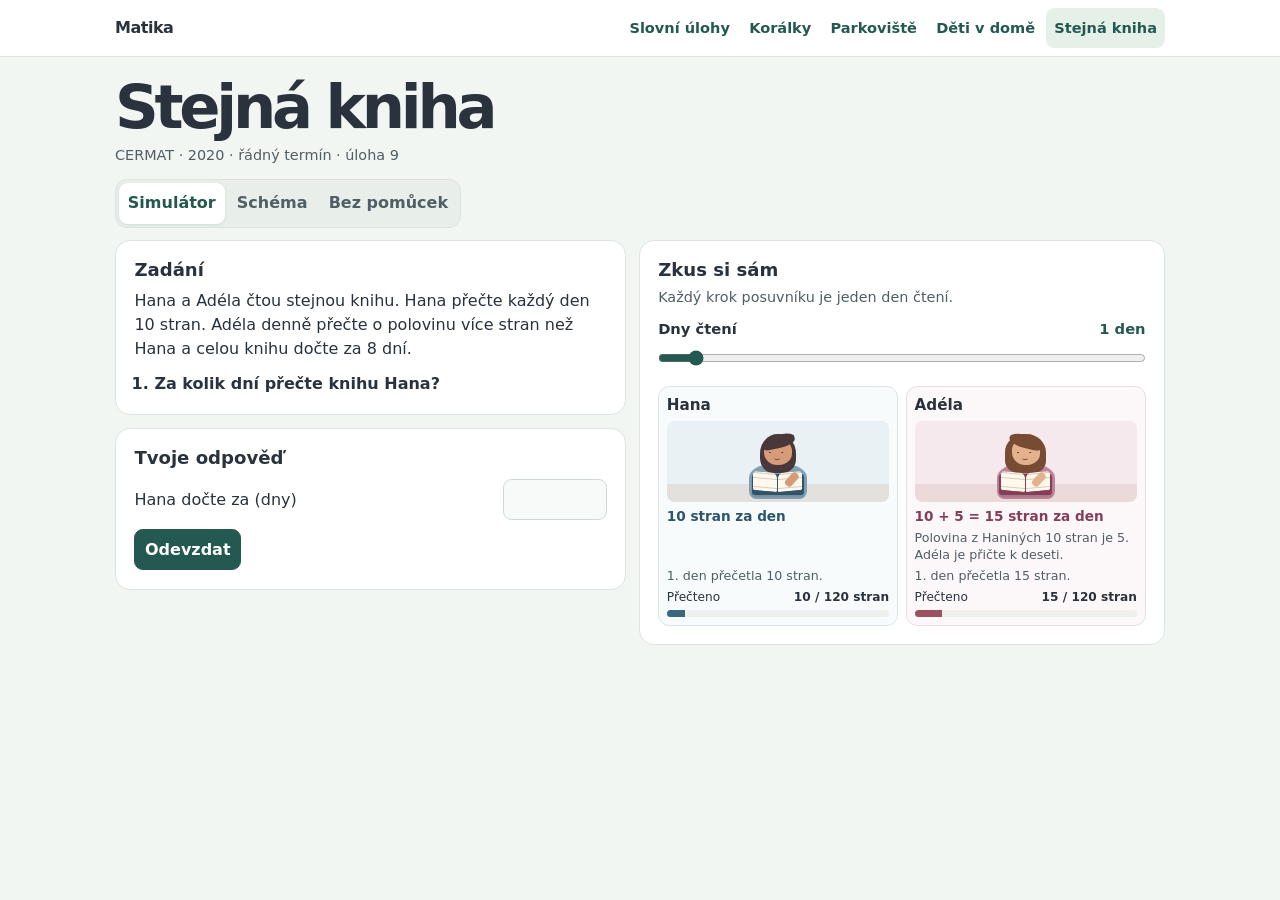
<file: slovni-ulohy/stejna-kniha.html>
<!doctype html>
<html lang="cs">
<head>
<meta charset="utf-8">
<meta name="viewport" content="width=device-width, initial-scale=1">
<title>Stejná kniha · Matika</title>
<link rel="stylesheet" href="ulohy.css">
<script defer src="stejna-kniha.js"></script>
</head>
<body>
<header>
  <div class="shell top">
    <a class="brand" href="../index.html">Matika</a>
    <nav class="task-nav" aria-label="Úlohy"><a href="index.html">Slovní úlohy</a><a href="koralky.html">Korálky</a><a href="parkoviste.html">Parkoviště</a><a href="deti-v-dome.html">Děti v domě</a><a href="stejna-kniha.html" aria-current="page">Stejná kniha</a></nav>
  </div>
</header>
<main class="shell">
  <div id="task">
    <h1>Stejná kniha</h1>
    <p class="source">CERMAT · 2020 · řádný termín · úloha 9</p>
    <div class="modes" role="group" aria-label="Zobrazení úlohy">
      <button type="button" data-mode="simulator" aria-pressed="true">Simulátor</button>
      <button type="button" data-mode="schema" aria-pressed="false">Schéma</button>
      <button type="button" data-mode="solo" aria-pressed="false">Bez pomůcek</button>
    </div>
    <div class="layout" id="layout">
      <div class="task-column">
        <section class="card problem">
          <h2>Zadání</h2>
          <p>Hana a Adéla čtou stejnou knihu. Hana přečte každý den 10 stran. Adéla denně přečte o polovinu více stran než Hana a celou knihu dočte za 8 dní.</p>
          <ol class="questions"><li>Za kolik dní přečte knihu Hana?</li></ol>
        </section>
        <section class="card answers">
          <h2>Tvoje odpověď</h2>
          <form id="answers">
            <div class="inputs"><label><span>Hana dočte za (dny)</span><input id="days" name="days" type="number" inputmode="numeric" min="0" step="1" required></label></div>
            <button type="submit" class="primary" id="submit">Odevzdat</button>
            <button type="button" class="secondary" id="retry" hidden>Zkusit znovu</button>
          </form>
          <p id="feedback" tabindex="-1" hidden></p>
        </section>
      </div>
      <section class="card support" id="simulator">
        <h2>Zkus si sám</h2>
        <p class="guide">Každý krok posuvníku je jeden den čtení.</p>
        <div class="controls">
          <label>
            <span class="control-label"><span>Dny čtení</span><output id="value" for="model">1 den</output></span>
            <input id="model" type="range" min="0" max="16" step="1" value="1" aria-label="Dny čtení">
          </label>
        </div>
        <div class="scene" id="scene" aria-live="polite"></div>
      </section>
      <section class="card support" id="schema" hidden>
        <h2>Dvoje tempo, jedna kniha</h2>
        <div class="schema-row"><strong>Hana za jeden den</strong><p>10 stran.</p></div>
        <div class="schema-row"><strong>Adéla za jeden den</strong><p>Haniny strany a ještě polovina z nich.</p></div>
        <div class="schema-row"><strong>Celá kniha</strong><p>Adéliných osm dní a Haniny neznámé dny musí dát stejný počet stran.</p></div>
      </section>
    </div>
  </div>
</main>
</body>
</html>
</file>
<file: shared/core.css>
/* Shared look for the Matika app collection. Colours are tokens; dark mode redefines them. */

:root {
  color-scheme: light;
  --bg: #f6f5f1;
  --surface: #fcfcfb;
  --surface-2: #efeee9;
  --ink: #1b1b1a;
  --ink-2: #52514e;
  --muted: #6f6d68;
  --line: #e1e0d9;
  --line-strong: #c3c2b7;
  --accent: #4a3aa7;
  --accent-soft: #e8e5f8;
  --on-accent: #ffffff;
  /* status: good / warning / critical + "not tried yet" */
  --good: #0ca30c;
  --warn: #fab219;
  --bad: #d03b3b;
  --none: #e7e6e0;
  --on-good: #0b0b0b;
  --on-warn: #0b0b0b;
  --on-bad: #ffffff;
  --on-none: #898781;
  --good-ink: #006300;
  --bad-ink: #b3261e;
  --radius: 14px;
  --shadow: 0 1px 2px rgba(0, 0, 0, .05), 0 6px 20px rgba(0, 0, 0, .05);
  --font: system-ui, -apple-system, "Segoe UI", Roboto, sans-serif;
}

@media (prefers-color-scheme: dark) {
  :root:not([data-theme="light"]) {
    color-scheme: dark;
    --bg: #0d0d0d;
    --surface: #1a1a19;
    --surface-2: #252523;
    --ink: #ffffff;
    --ink-2: #c3c2b7;
    --muted: #a3a29b;
    --line: #2c2c2a;
    --line-strong: #45443f;
    --accent: #9085e9;
    --accent-soft: #2a2645;
    --on-accent: #0d0d0d;
    --none: #33332f;
    --on-none: #898781;
    --good-ink: #0ca30c;
    --bad-ink: #e66767;
    --shadow: none;
  }
}
:root[data-theme="dark"] {
  color-scheme: dark;
  --bg: #0d0d0d;
  --surface: #1a1a19;
  --surface-2: #252523;
  --ink: #ffffff;
  --ink-2: #c3c2b7;
  --muted: #a3a29b;
  --line: #2c2c2a;
  --line-strong: #45443f;
  --accent: #9085e9;
  --accent-soft: #2a2645;
  --on-accent: #0d0d0d;
  --none: #33332f;
  --on-none: #898781;
  --good-ink: #0ca30c;
  --bad-ink: #e66767;
  --shadow: none;
}

* { box-sizing: border-box; }
html { -webkit-text-size-adjust: 100%; }
body {
  margin: 0;
  background: var(--bg);
  color: var(--ink);
  font: 16px/1.5 var(--font);
  -webkit-tap-highlight-color: transparent;
  overscroll-behavior: none;   /* no pull-to-refresh mid-round on Android */
}
h1, h2, h3 { line-height: 1.2; margin: 0 0 .5em; }
h1 { font-size: 1.75rem; }
h2 { font-size: 1.25rem; }
h3 { font-size: 1rem; }
p { margin: 0 0 .75em; }
a { color: var(--accent); }
[hidden] { display: none !important; }

.wrap { max-width: 1040px; margin: 0 auto; padding: 16px; }
.muted { color: var(--muted); }
.small { font-size: .875rem; }

.card {
  background: var(--surface);
  border: 1px solid var(--line);
  border-radius: var(--radius);
  box-shadow: var(--shadow);
  padding: 20px;
}

/* ---- buttons & chips ---- */
.btn {
  font: inherit;
  font-weight: 600;
  border: 1px solid var(--line-strong);
  background: var(--surface);
  color: var(--ink);
  border-radius: 999px;
  padding: 10px 18px;
  cursor: pointer;
  touch-action: manipulation;
}
.btn:hover { background: var(--surface-2); }
.btn:focus-visible, .chip:focus-visible { outline: 3px solid var(--accent); outline-offset: 2px; }
.btn.primary { background: var(--accent); border-color: var(--accent); color: var(--on-accent); }
.btn.primary:hover { filter: brightness(1.08); }
.btn.big { font-size: 1.25rem; padding: 14px 36px; }
.btn.ghost { border-color: transparent; background: transparent; color: var(--ink-2); }
.btn.danger { color: var(--bad-ink); }

.chips { display: flex; flex-wrap: wrap; gap: 8px; }
.chip {
  font: inherit;
  min-width: 44px;
  min-height: 44px;
  padding: 8px 14px;
  border-radius: 999px;
  border: 1px solid var(--line-strong);
  background: var(--surface);
  color: var(--ink);
  cursor: pointer;
  touch-action: manipulation;
}
.chip[aria-pressed="true"] { background: var(--accent); border-color: var(--accent); color: var(--on-accent); font-weight: 600; }

/* ---- top bar ---- */
.topbar {
  display: flex;
  align-items: center;
  gap: 12px;
  flex-wrap: wrap;
  padding: 10px 16px;
  background: var(--surface);
  border-bottom: 1px solid var(--line);
}
.topbar .who { font-weight: 600; margin-right: auto; }
.topbar a.back { text-decoration: none; font-weight: 600; }
.tabs { display: flex; gap: 4px; }
.tabs button {
  font: inherit;
  border: 0;
  background: none;
  color: var(--ink-2);
  padding: 8px 14px;
  border-radius: 999px;
  cursor: pointer;
}
.tabs button[aria-selected="true"] { background: var(--accent-soft); color: var(--ink); font-weight: 600; }

/* ---- status swatches (legend, tiles) ---- */
.sw { display: inline-block; width: 14px; height: 14px; border-radius: 4px; vertical-align: -2px; }
.sw.good { background: var(--good); }
.sw.warn { background: var(--warn); }
.sw.bad { background: var(--bad); }
.sw.none { background: var(--none); border: 1px solid var(--line-strong); }

.field { display: grid; gap: 6px; margin-bottom: 16px; }
.field label { font-weight: 600; }
input[type="number"], input[type="text"] {
  font: inherit;
  padding: 10px 12px;
  border: 1px solid var(--line-strong);
  border-radius: 10px;
  background: var(--surface);
  color: var(--ink);
  max-width: 220px;
}
</file>
<file: slovni-ulohy/ulohy.css>
:root {
  color-scheme: light;
  --ink: #29323d; --muted: #505e65; --line: #dbe4e2; --accent: #245951;
  --paper: #f2f6f2; --soft: #e5f0e9; --blue: #3c6580; --rose: #9a5261;
}
* { box-sizing: border-box; }
[hidden] { display: none !important; }
body { margin: 0; color: var(--ink); background: var(--paper); font: 1rem/1.5 ui-rounded, system-ui, sans-serif; }
header { background: #fff; border-bottom: 1px solid var(--line); }
.shell { width: min(1050px, calc(100% - 1.5rem)); margin-inline: auto; }
.top { display: flex; flex-wrap: wrap; align-items: center; justify-content: space-between; gap: .25rem .6rem; min-height: 3.5rem; }
a { color: var(--accent); }
.brand { color: var(--ink); font-weight: 830; text-decoration: none; letter-spacing: -.03em; }
.top nav { display: flex; flex-wrap: wrap; gap: .2rem; }
.top nav a { display: inline-flex; align-items: center; min-height: 40px; padding-inline: .5rem; border-radius: .55rem; font-size: .91rem; font-weight: 700; text-decoration: none; }
.top nav a[aria-current] { background: var(--soft); }
.top nav a:hover { text-decoration: underline; }
main { padding: 1.2rem 0 2.5rem; }
h1, h2, p { margin: 0; }
h1 { font-size: clamp(2.35rem, 6.3vw, 3.8rem); line-height: 1.05; letter-spacing: -.07em; }
h2 { font-size: 1.13rem; line-height: 1.25; }
.source, .guide, .note { color: var(--muted); font-size: .9rem; margin-top: .33rem; }
button, input, select { font: inherit; }
button { cursor: pointer; touch-action: manipulation; }
button:disabled { cursor: default; opacity: .52; }
:is(button, input, select, a):focus-visible { outline: 3px solid #527e77; outline-offset: 2px; }
.modes { display: inline-flex; flex-wrap: wrap; gap: .2rem; padding: .18rem; margin-block: .75rem; border-radius: .73rem; border: 1px solid var(--line); background: #e8efea; }
.modes button { border: 0; border-radius: .55rem; color: var(--muted); font-weight: 730; background: transparent; min-height: 41px; padding: .27rem .56rem; }
.modes button[aria-pressed="true"] { color: var(--accent); background: #fff; box-shadow: 0 1px 3px #2141381c; }
.layout { display: grid; grid-template-columns: minmax(0, 1fr) minmax(0, 1.03fr); align-items: start; gap: .8rem; }
.layout.solo { grid-template-columns: minmax(0, 680px); }
.task-column { display: grid; gap: .8rem; }
.card { min-width: 0; background: #fff; border: 1px solid var(--line); border-radius: .93rem; padding: clamp(.72rem, 2.8vw, 1.15rem); }
.problem p { margin-top: .48rem; }
.questions { padding-left: 1.25rem; margin: .65rem 0 0; font-weight: 690; }
.questions li + li { margin-top: .23rem; }
.inputs { display: grid; gap: .4rem; margin-block: .58rem; }
.inputs label { display: flex; justify-content: space-between; align-items: center; gap: .48rem; }
.inputs :is(input, select) { min-height: 41px; width: 6.45rem; border: 1px solid #cbdad5; border-radius: .52rem; background: #f7faf8; padding: .22rem .35rem; }
.inputs :is(input, select)[data-correct="yes"] { border-color: #68a17e; background: #e9f5ec; }
.inputs :is(input, select)[data-correct="no"] { border-color: #ba816b; background: #fff0e9; }
.primary, .secondary { min-height: 41px; padding: .25rem .6rem; border-radius: .55rem; font-weight: 735; border: 1px solid #c5dad0; color: var(--accent); background: #f3f8f5; }
.primary { background: var(--accent); border-color: var(--accent); color: #fff; }
#feedback { margin-top: .48rem; background: var(--soft); padding: .4rem .52rem; border-radius: .51rem; }
.controls { display: grid; gap: .45rem; margin: .6rem 0; }
.control-label { display: flex; justify-content: space-between; align-items: baseline; gap: .5rem; font-weight: 700; font-size: .92rem; }
.control-label output { color: var(--accent); font-variant-numeric: tabular-nums; }
.controls input[type="range"] { display: block; width: 100%; min-height: 36px; margin: 0; accent-color: var(--accent); }
.scene { display: grid; gap: .48rem; }
.bar-row { display: grid; gap: .22rem; }
.bar-label { display: flex; justify-content: space-between; gap: .4rem; font-size: .9rem; }
.bar-label strong { text-align: right; font-variant-numeric: tabular-nums; }
.bar { height: .74rem; overflow: hidden; background: #eef0ee; border-radius: .3rem; display: flex; }
.bar span { min-width: 0; display: block; }
.blue { background: var(--blue); } .rose { background: var(--rose); }
.schema-row { margin-top: .48rem; padding: .28rem 0 .36rem .55rem; border-left: 3px solid #c8ddd0; }
.schema-row strong { display: block; font-size: .9rem; color: var(--accent); }
.schema-row p { margin-top: .1rem; }
.task-list { display: grid; grid-template-columns: repeat(auto-fit, minmax(min(100%, 270px), 1fr)); gap: .5rem 1.2rem; padding-left: 1.65rem; margin-top: 1rem; }
.task-list li { background: #fff; border: 1px solid var(--line); border-radius: .63rem; }
.task-list a { display: block; padding: .52rem .62rem; font-weight: 750; text-decoration: none; }
.task-list a:hover { text-decoration: underline; }
.task-list small { display: block; color: var(--muted); font-weight: 500; }
@media (max-width: 780px) {
  .layout { grid-template-columns: 1fr; gap: .62rem; }
  .task-column { display: contents; }
  .problem { order: 0; } .support { order: 1; } .answers { order: 2; }
}

.readers { display: grid; grid-template-columns: repeat(2, minmax(0, 1fr)); gap: .5rem; }
.reader {
  --hair: #493739; --highlight: #2e546c; --shirt: #80a1b5; --desk: #eaf1f4; --skin: #d69b79;
  display: grid; grid-template-rows: auto auto auto 1fr auto auto; gap: .25rem;
  min-width: 0; border: 1px solid #dbe5e8; border-radius: .7rem; padding: .48rem; background: #f8fbfb;
}
.reader.adela {
  --hair: #784c33; --highlight: #853d59; --shirt: #bc859b; --desk: #f5e9ee; --skin: #e4b18d;
  background: #fcf8fa; border-color: #eadce3;
}
.reader h3 { font-size: .95rem; margin: 0; }
.reading-desk {
  position: relative; isolation: isolate; height: 5.05rem; overflow: hidden; border-radius: .48rem;
  background: linear-gradient(0deg, #b994782e 0 22%, transparent 22%), var(--desk);
}
.reader-person { position: absolute; width: 4rem; height: 4.45rem; left: calc(50% - 2rem); bottom: 0; }
.reader-person span { display: block; position: absolute; }
.reader-shirt { inset: 2.1rem .18rem .18rem; border-radius: 40% 40% .48rem .48rem; background: var(--shirt); }
.reader-hair { z-index: 1; inset: .18rem .89rem auto; height: 2.45rem; border-radius: 50% 50% 36% 38%; background: var(--hair); }
.reader-face { z-index: 2; inset: .54rem 1.12rem auto; height: 1.58rem; border-radius: 44% 48% 46% 48%; background: var(--skin); }
.reader-face::before { content: ''; position: absolute; left: .33rem; top: .77rem; width: .12rem; height: .1rem; border-radius: 50%; background: #46363a; box-shadow: .77rem 0 #46363a; }
.reader-face::after { content: ''; position: absolute; top: 1.04rem; left: .62rem; width: .38rem; height: .16rem; border-bottom: 1px solid #7c4d44; border-radius: 50%; }
.reader-fringe { z-index: 3; left: .98rem; right: .97rem; top: .23rem; height: .83rem; border-radius: 82% 48% 57% 25%; background: var(--hair); transform: rotate(-12deg); }
.adela .reader-fringe { border-radius: 52% 72% 24% 64%; transform: rotate(13deg); }
.adela .reader-hair { left: .72rem; right: .76rem; border-radius: 47% 48% 31% 32%; }
.reader-arm { z-index: 5; left: 2.85rem; width: .48rem; height: 1.02rem; top: 2.65rem; border-radius: .3rem; transform: rotate(43deg); transform-origin: 50% 12%; background: var(--skin); }
.open-book { position: absolute; z-index: 4; perspective: 7rem; left: calc(50% - 1.65rem); bottom: .47rem; width: 3.3rem; height: 1.3rem; border-radius: .2rem; background: var(--highlight); box-shadow: 0 2px 2px #5b493536; }
.open-book span { position: absolute; top: -.12rem; width: calc(50% - .12rem); height: 1.17rem; background: repeating-linear-gradient(0deg, transparent 0 .18rem,#d8cbba .18rem .22rem,transparent .22rem .3rem), #fff9ed; }
.open-book .book-left { left: .11rem; border-radius: .24rem .33rem .09rem .1rem; transform: skewY(5deg); }
.open-book .book-right, .open-book .book-turn { right: .11rem; border-radius: .33rem .24rem .1rem .09rem; transform: skewY(-5deg); }
.open-book .book-turn { z-index: 2; visibility: hidden; transform-origin: left center; }
.turning .book-turn { visibility: visible; animation: reading-turn .52s ease-in-out both; }
.turning .reader-arm { animation: reading-hand .52s ease-in-out; }
.turning.backwards .book-turn { animation-direction: reverse; }
@keyframes reading-turn { 0% { transform: rotateY(0); opacity: 1; } 91% { opacity: 1; } 100% { transform: rotateY(-180deg); opacity: 0; } }
@keyframes reading-hand { 0%, 100% { transform: rotate(43deg); } 45% { transform: rotate(84deg) translateY(-.17rem); } }
.reader-rate { color: var(--highlight); font-weight: 780; font-size: .85rem; }
.reader-reason, .reader-today { color: var(--muted); font-size: .79rem; line-height: 1.32; }
.reader-reason { grid-row: 4; }
.reader-today { grid-row: 5; }
.reader .bar-row { grid-row: 6; }
.reader .bar-label { flex-wrap: wrap; gap: 0 .3rem; font-size: .76rem; }
.reader .bar { height: .42rem; }
@media (prefers-reduced-motion: reduce) {
  .turning .book-turn { visibility: hidden; animation: none; }
  .turning .reader-arm { animation: none; }
}
</file>
